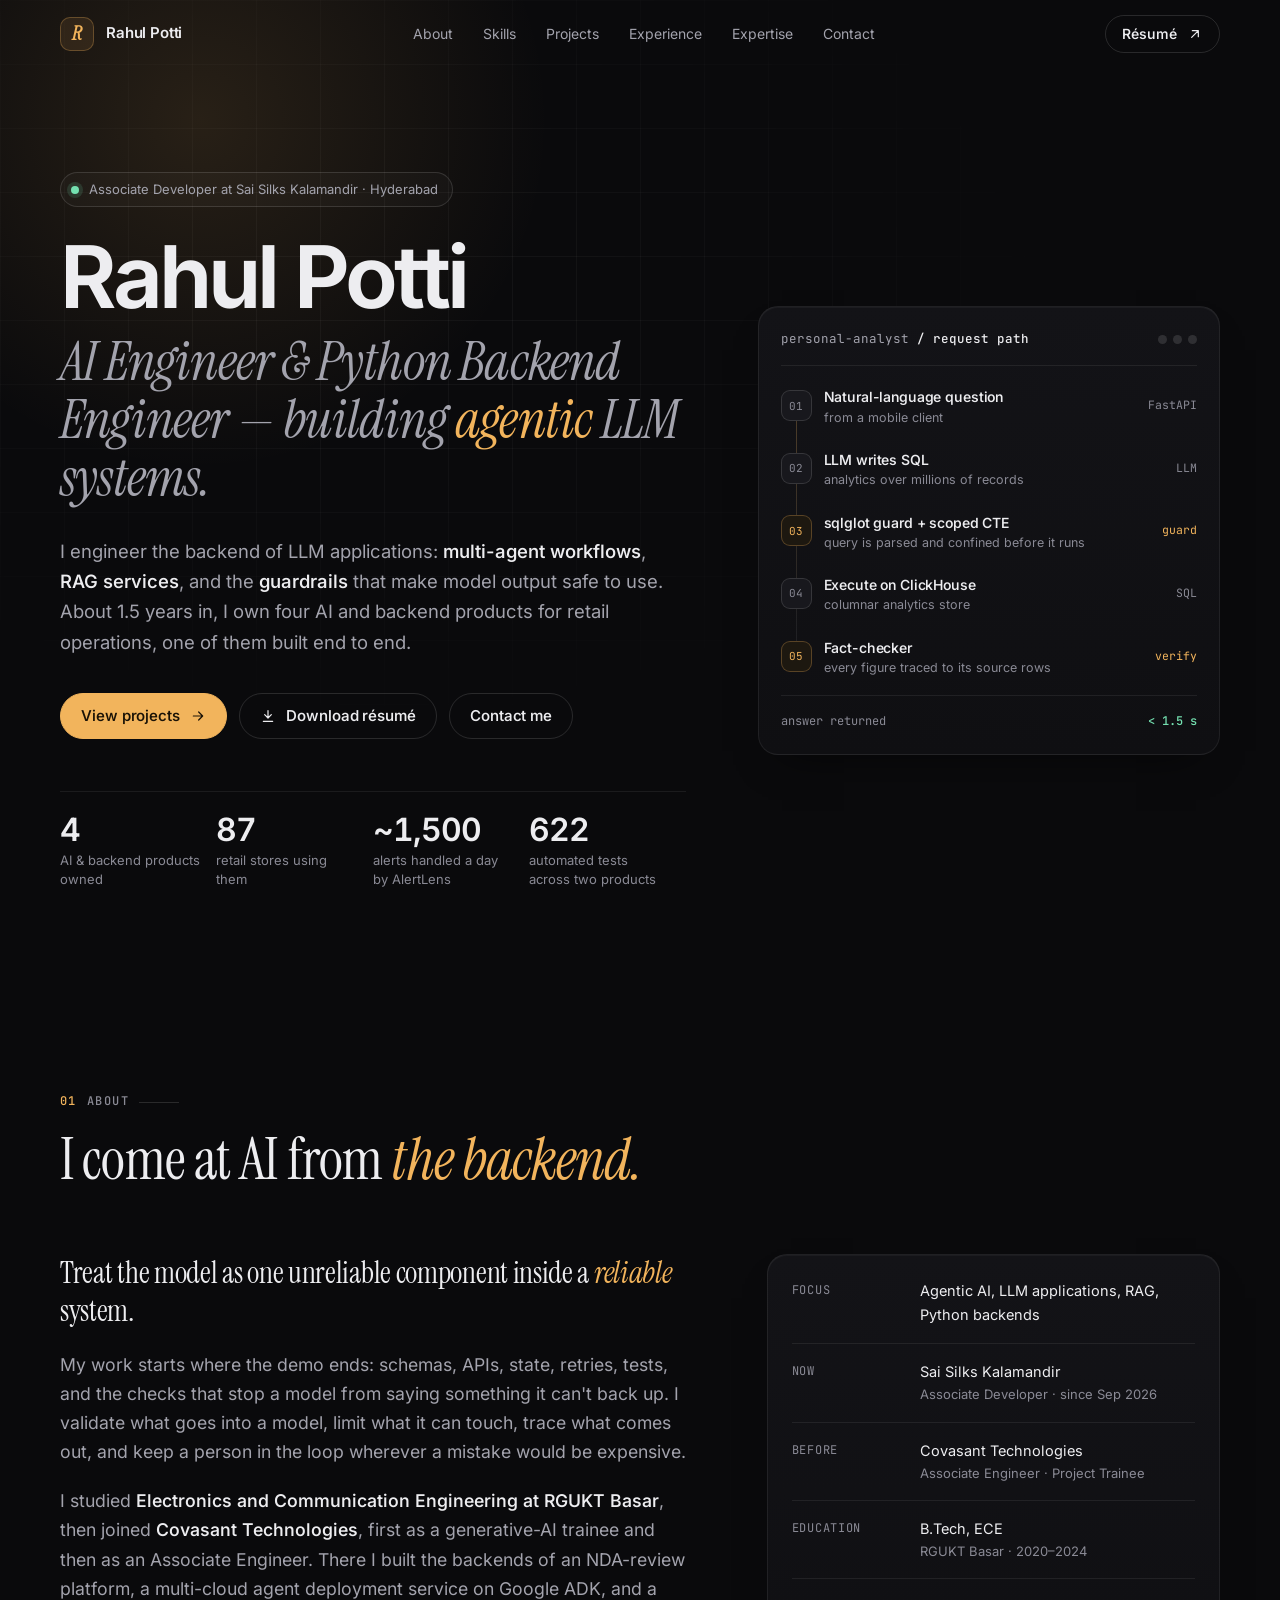
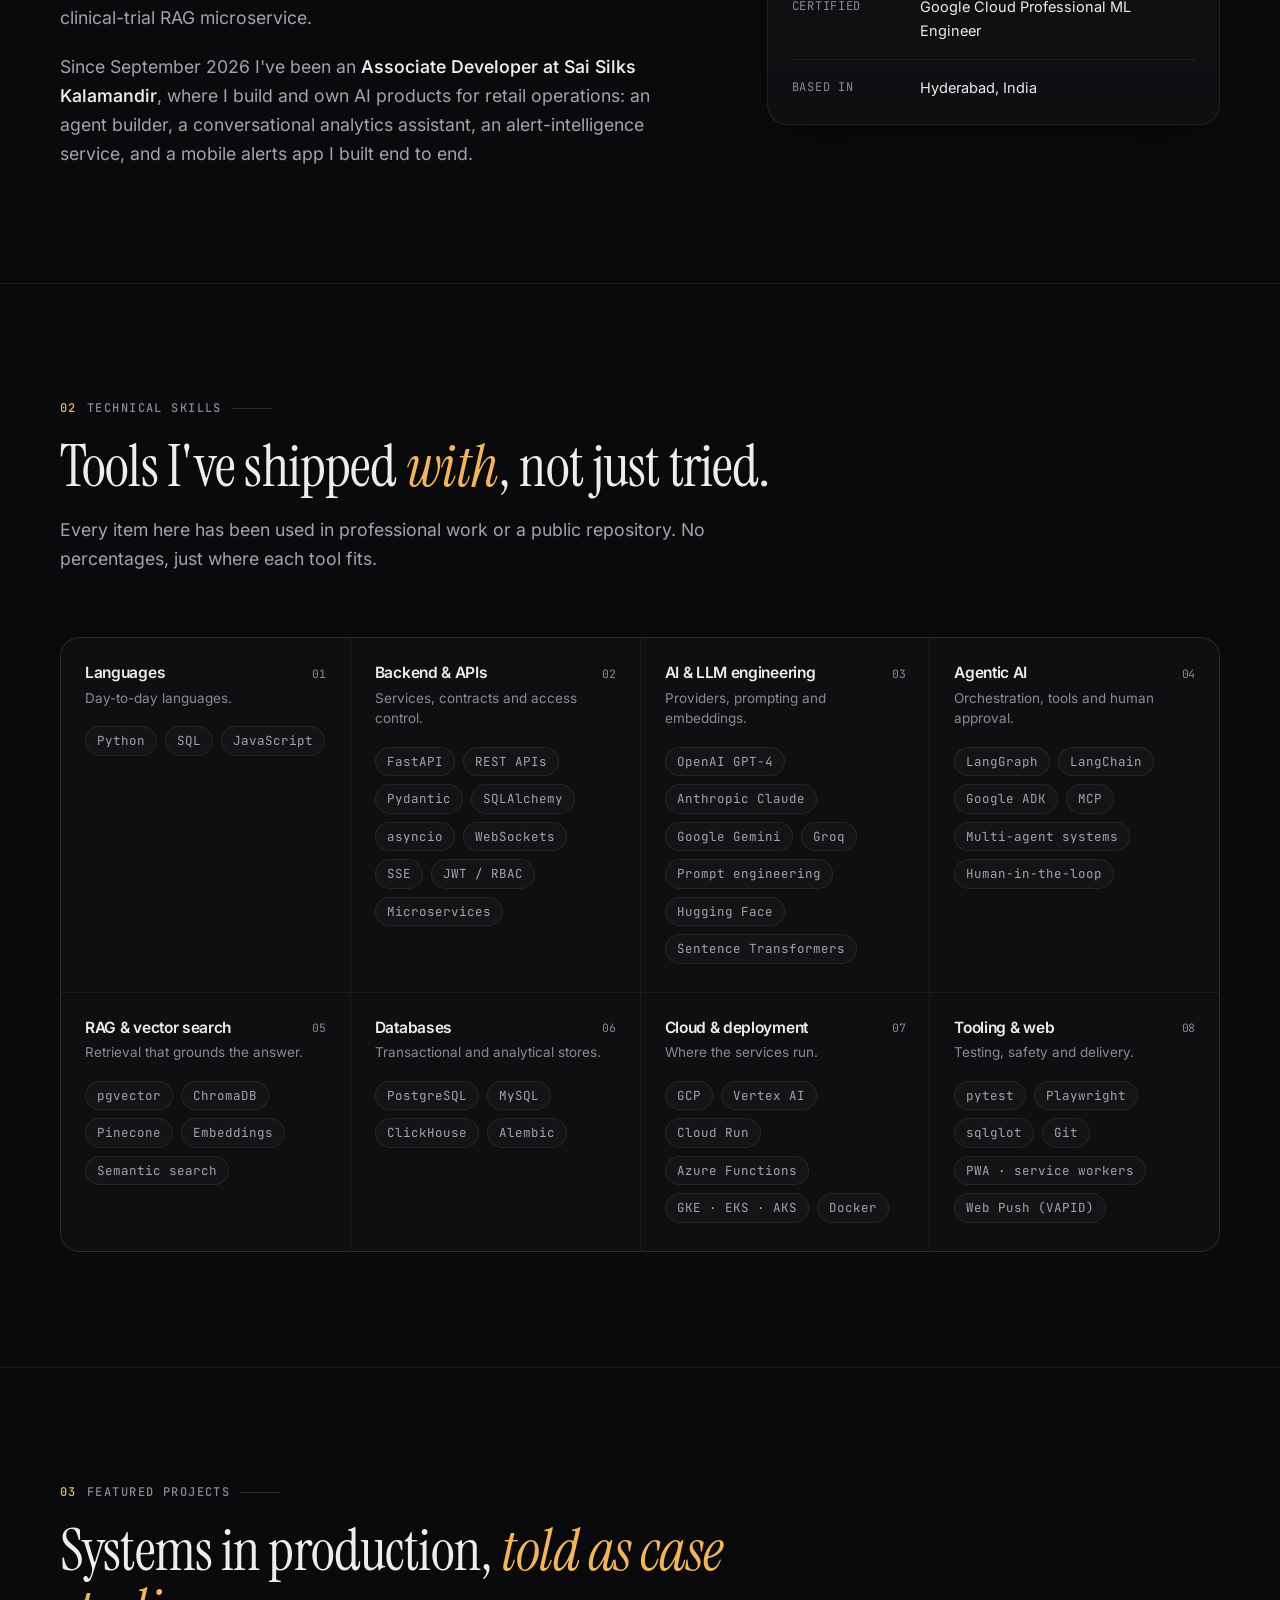
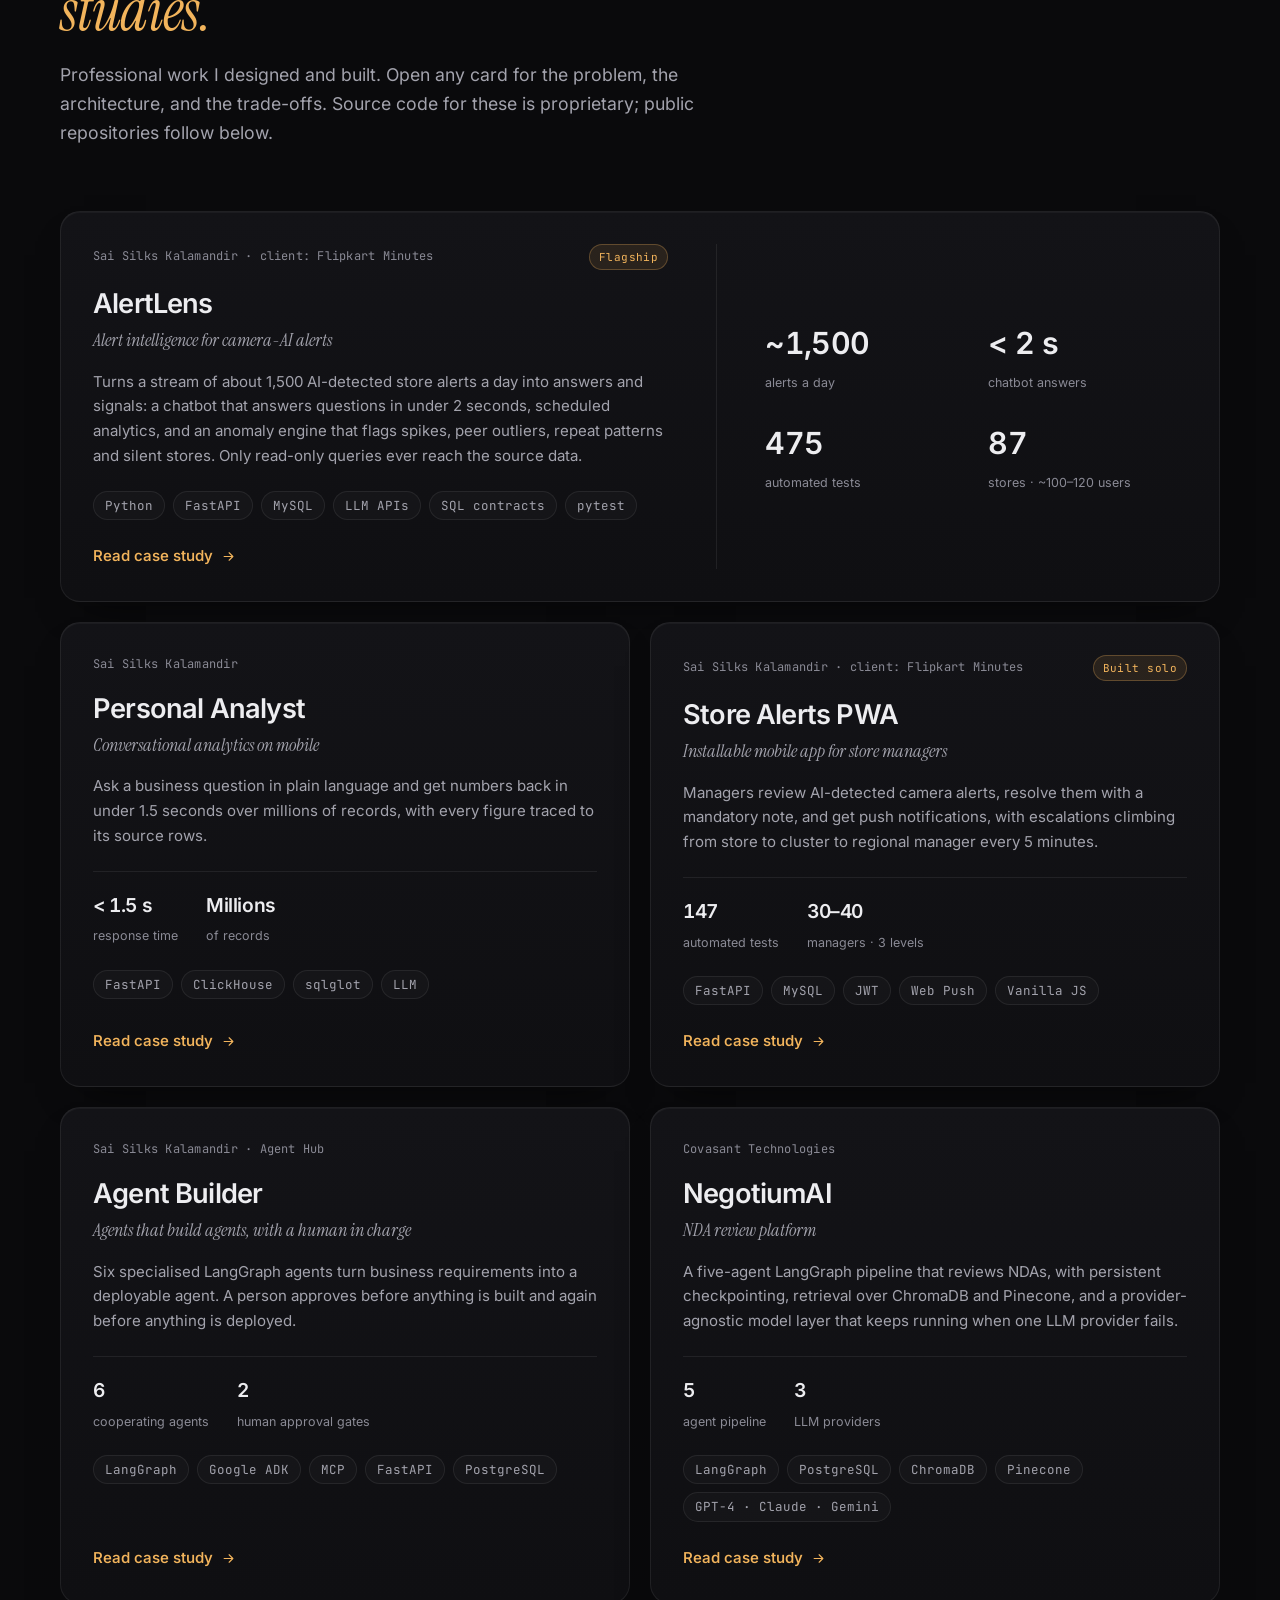
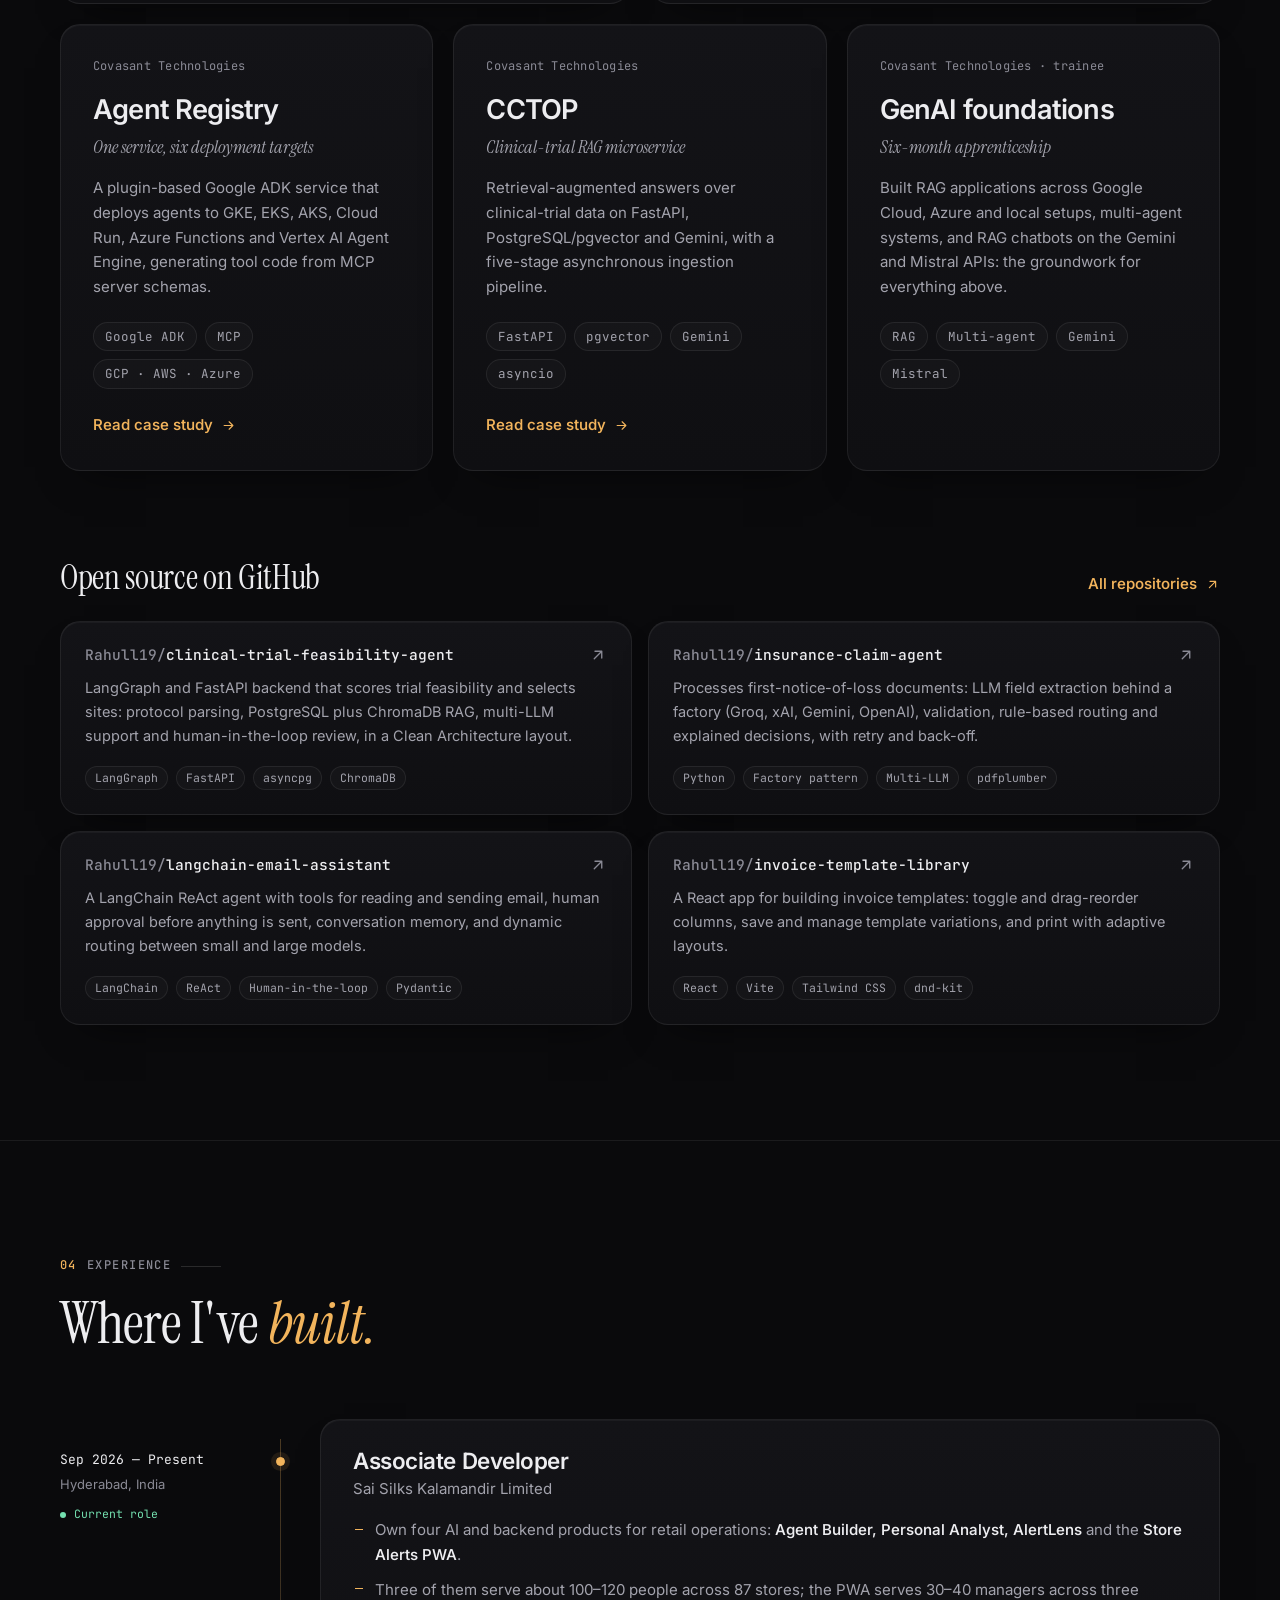
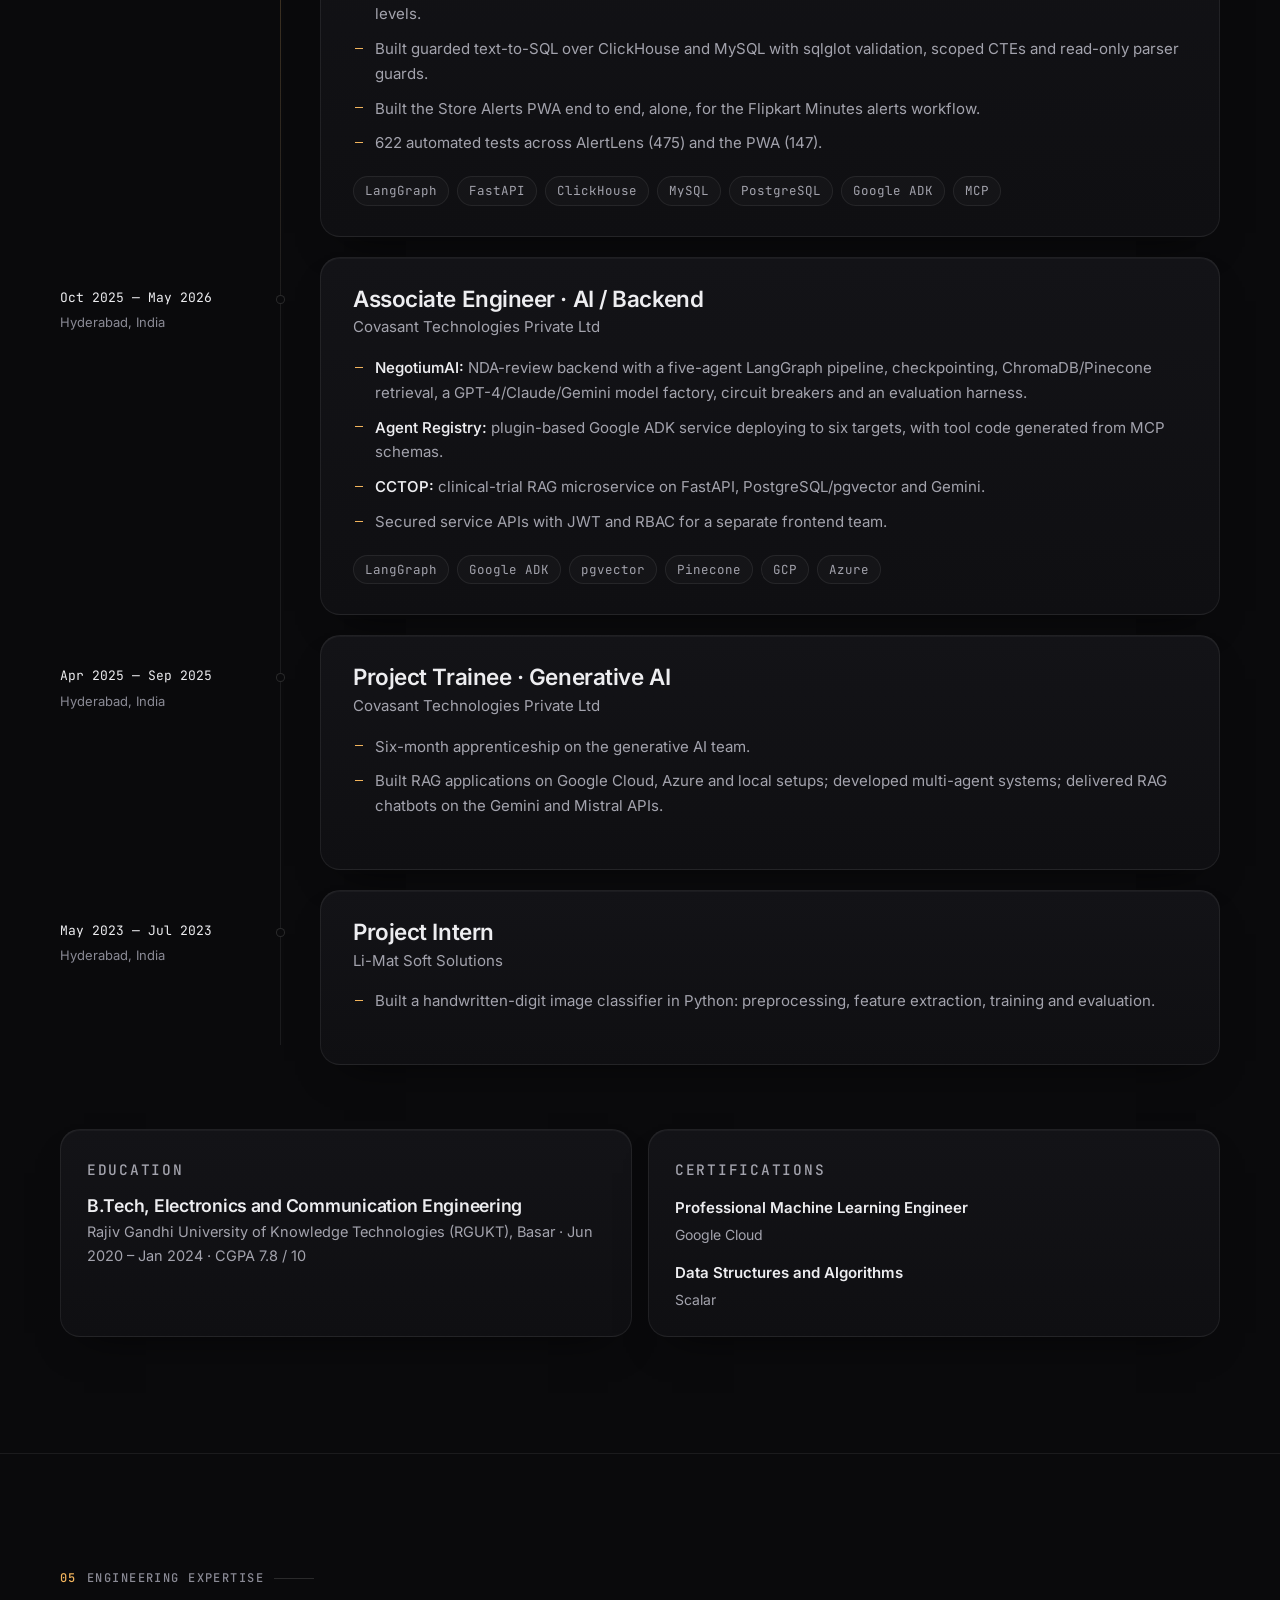
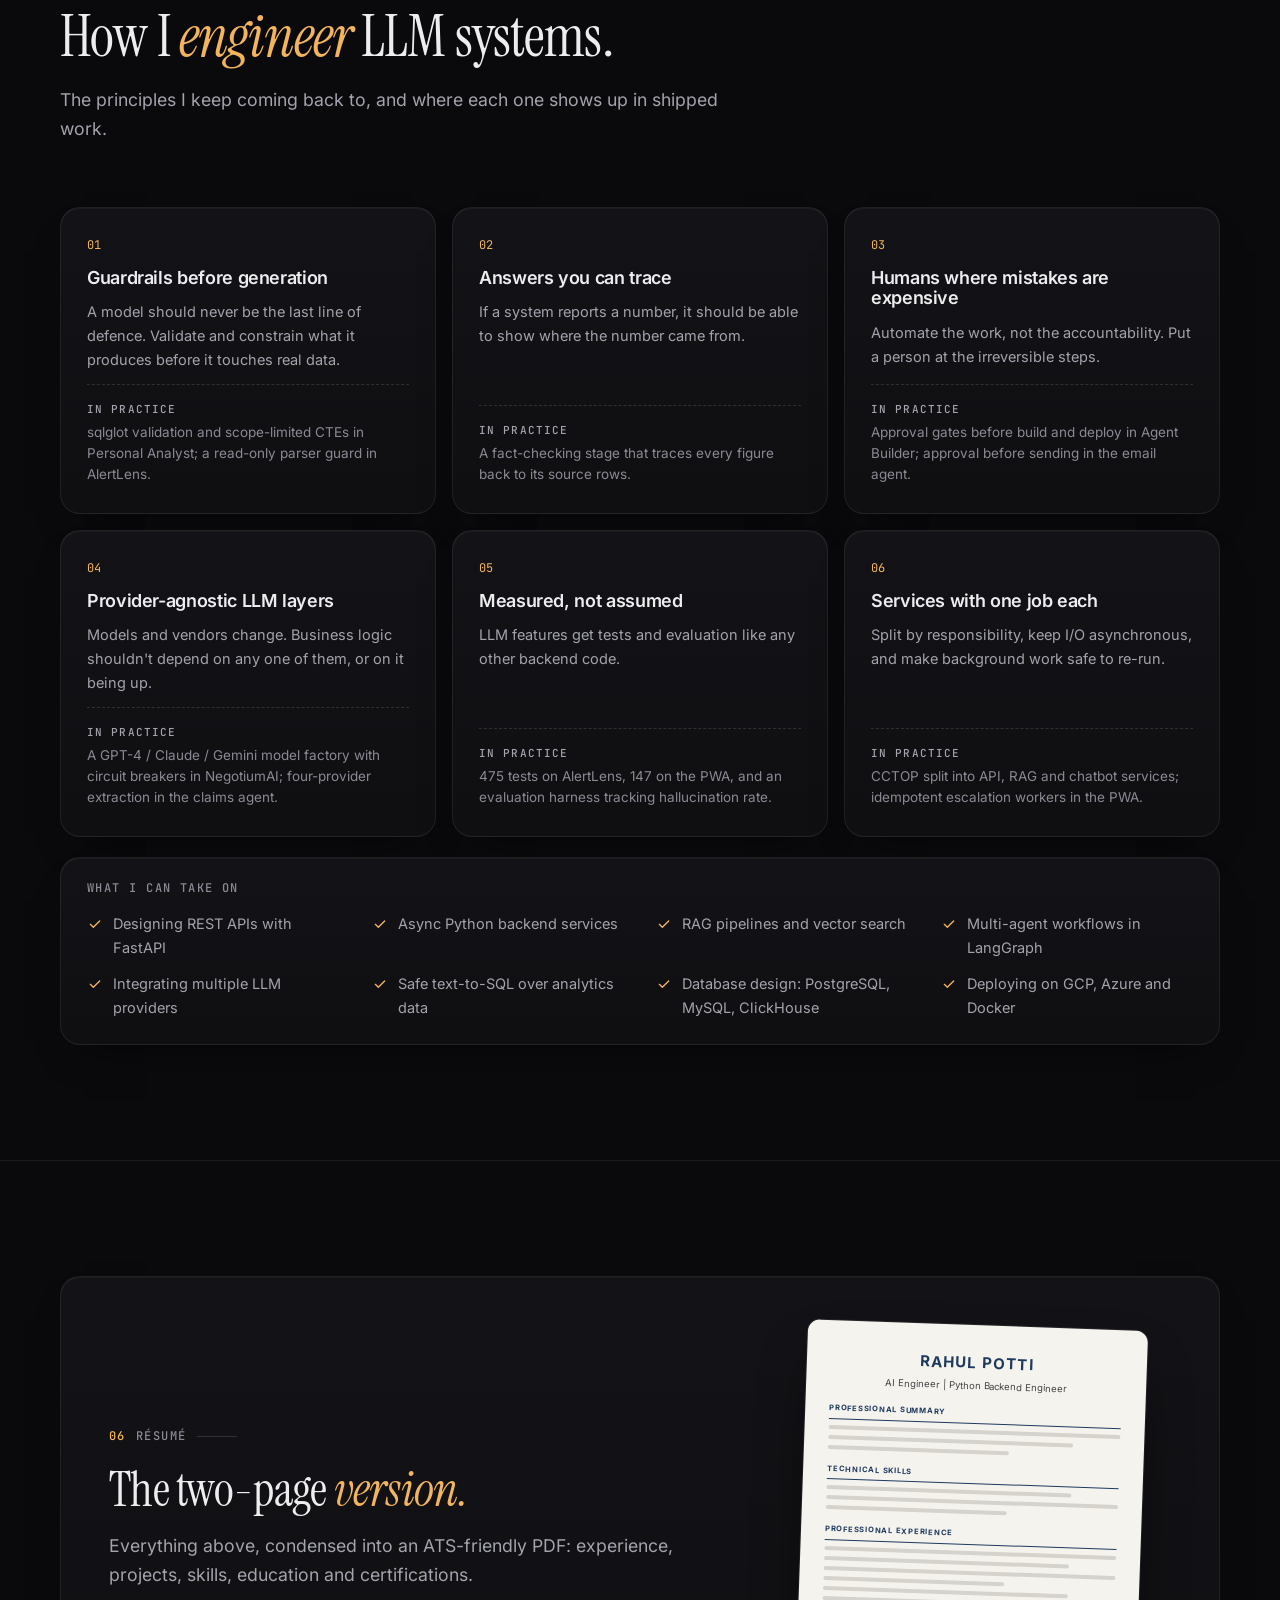
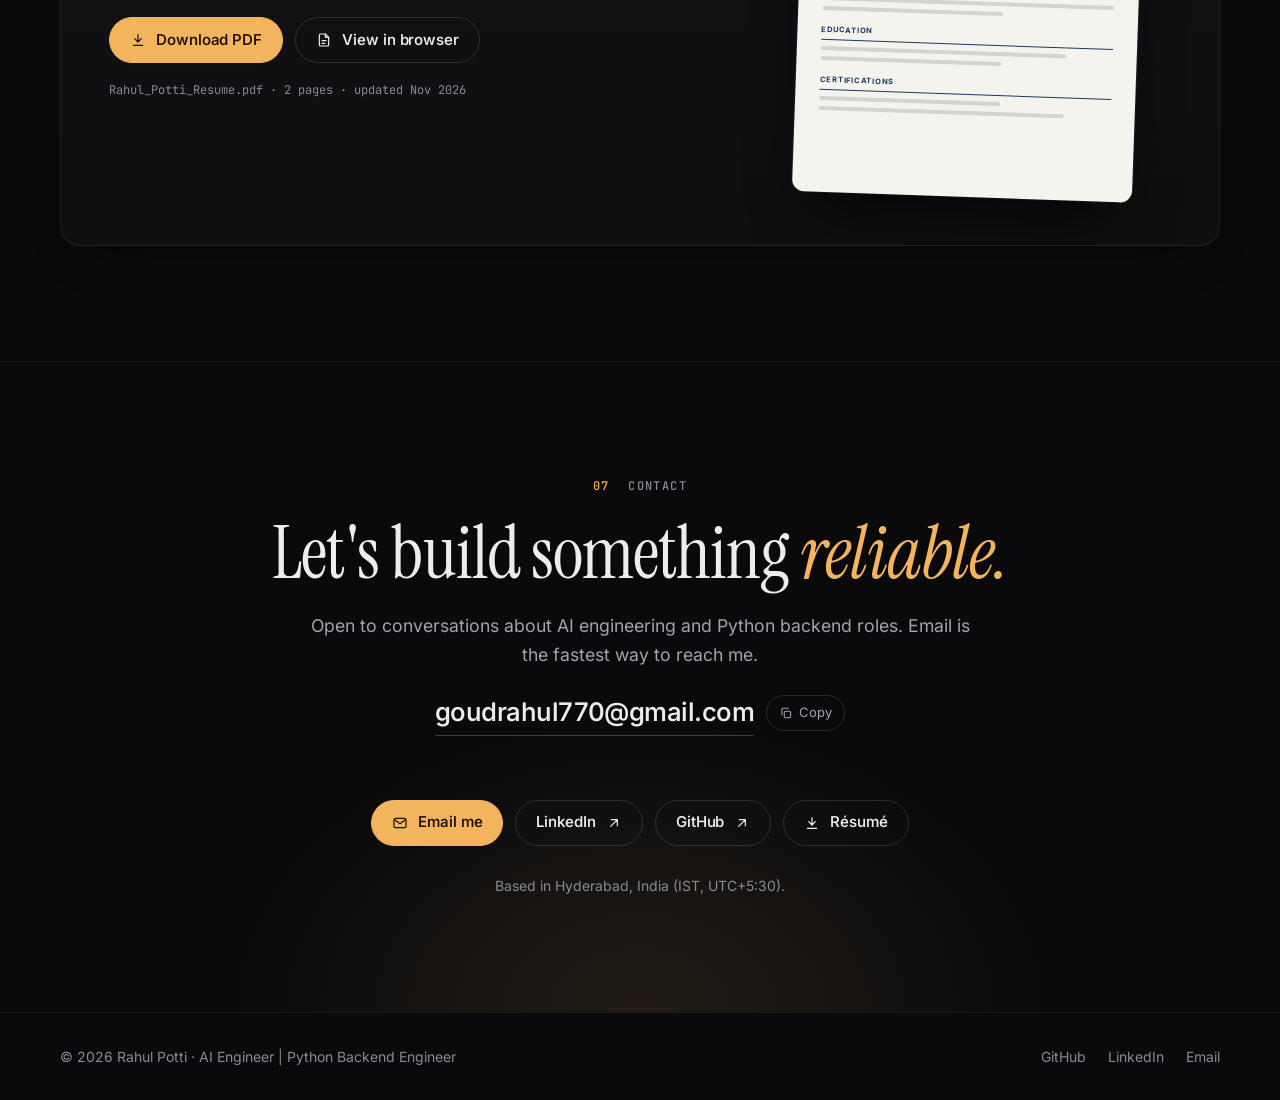
<file: index.html>
<!doctype html>
<html lang="en">
<head>
  <meta charset="utf-8">
  <meta name="viewport" content="width=device-width, initial-scale=1">
  <title>Rahul Potti — AI Engineer | Python Backend Engineer</title>
  <meta name="description" content="Rahul Potti is an AI Engineer and Python backend engineer in Hyderabad who builds the backend of LLM applications: multi-agent workflows with LangGraph, RAG services, guarded text-to-SQL and FastAPI microservices.">
  <meta name="author" content="Rahul Potti">
  <meta name="theme-color" content="#0a0a0c">
  <link rel="canonical" href="https://rahull19.github.io/">

  <meta property="og:type" content="profile">
  <meta property="og:site_name" content="Rahul Potti">
  <meta property="og:title" content="Rahul Potti — AI Engineer | Python Backend Engineer">
  <meta property="og:description" content="I build the backend of LLM applications: multi-agent workflows, RAG services, and the guardrails that make model output safe to use.">
  <meta property="og:url" content="https://rahull19.github.io/">
  <meta property="og:image" content="https://rahull19.github.io/assets/img/og-image.png">
  <meta property="og:image:width" content="1200">
  <meta property="og:image:height" content="630">
  <meta property="profile:first_name" content="Rahul">
  <meta property="profile:last_name" content="Potti">
  <meta name="twitter:card" content="summary_large_image">
  <meta name="twitter:title" content="Rahul Potti — AI Engineer | Python Backend Engineer">
  <meta name="twitter:description" content="Multi-agent workflows, RAG services and guarded LLM backends in Python and FastAPI.">
  <meta name="twitter:image" content="https://rahull19.github.io/assets/img/og-image.png">

  <link rel="icon" href="assets/img/favicon.svg" type="image/svg+xml">
  <link rel="icon" href="assets/img/favicon-32.png" sizes="32x32" type="image/png">
  <link rel="apple-touch-icon" href="assets/img/apple-touch-icon.png">

  <link rel="preload" href="assets/fonts/inter-var.woff2" as="font" type="font/woff2" crossorigin>
  <link rel="preload" href="assets/fonts/instrument-serif-latin-400-italic.woff2" as="font" type="font/woff2" crossorigin>
  <link rel="stylesheet" href="assets/css/styles.css">

  <script>document.documentElement.classList.add('js');</script>
  <script type="application/ld+json">
  {
    "@context": "https://schema.org",
    "@type": "Person",
    "name": "Rahul Potti",
    "jobTitle": "AI Engineer | Python Backend Engineer",
    "url": "https://rahull19.github.io/",
    "email": "mailto:goudrahul770@gmail.com",
    "address": { "@type": "PostalAddress", "addressLocality": "Hyderabad", "addressCountry": "IN" },
    "worksFor": { "@type": "Organization", "name": "Sai Silks Kalamandir Limited" },
    "alumniOf": { "@type": "CollegeOrUniversity", "name": "Rajiv Gandhi University of Knowledge Technologies, Basar" },
    "knowsAbout": ["Python", "FastAPI", "LangGraph", "LangChain", "Retrieval-Augmented Generation", "Multi-Agent Systems", "Model Context Protocol", "PostgreSQL", "pgvector", "Google Cloud"],
    "sameAs": ["https://www.linkedin.com/in/rahulll44", "https://github.com/Rahull19"]
  }
  </script>
</head>
<body>
  <!-- Icon sprite -->
  <svg width="0" height="0" style="position:absolute" aria-hidden="true" focusable="false">
    <symbol id="i-arrow-r" viewBox="0 0 24 24"><path d="M5 12h14M13 6l6 6-6 6" fill="none" stroke="currentColor" stroke-width="1.8" stroke-linecap="round" stroke-linejoin="round"/></symbol>
    <symbol id="i-arrow-ur" viewBox="0 0 24 24"><path d="M7 17 17 7M8 7h9v9" fill="none" stroke="currentColor" stroke-width="1.8" stroke-linecap="round" stroke-linejoin="round"/></symbol>
    <symbol id="i-download" viewBox="0 0 24 24"><path d="M12 4v11M7 10l5 5 5-5M5 20h14" fill="none" stroke="currentColor" stroke-width="1.8" stroke-linecap="round" stroke-linejoin="round"/></symbol>
    <symbol id="i-mail" viewBox="0 0 24 24"><rect x="3" y="5" width="18" height="14" rx="2.5" fill="none" stroke="currentColor" stroke-width="1.8"/><path d="m4 7 8 6 8-6" fill="none" stroke="currentColor" stroke-width="1.8" stroke-linecap="round" stroke-linejoin="round"/></symbol>
    <symbol id="i-copy" viewBox="0 0 24 24"><rect x="9" y="9" width="11" height="11" rx="2.5" fill="none" stroke="currentColor" stroke-width="1.8"/><path d="M5 15V6a2 2 0 0 1 2-2h9" fill="none" stroke="currentColor" stroke-width="1.8" stroke-linecap="round"/></symbol>
    <symbol id="i-check" viewBox="0 0 24 24"><path d="m5 12.5 4.5 4.5L19 7.5" fill="none" stroke="currentColor" stroke-width="2" stroke-linecap="round" stroke-linejoin="round"/></symbol>
    <symbol id="i-close" viewBox="0 0 24 24"><path d="M6 6l12 12M18 6 6 18" fill="none" stroke="currentColor" stroke-width="1.8" stroke-linecap="round"/></symbol>
    <symbol id="i-lock" viewBox="0 0 24 24"><rect x="5" y="11" width="14" height="10" rx="2.5" fill="none" stroke="currentColor" stroke-width="1.8"/><path d="M8 11V8a4 4 0 0 1 8 0v3" fill="none" stroke="currentColor" stroke-width="1.8"/></symbol>
    <symbol id="i-file" viewBox="0 0 24 24"><path d="M14 3H7a2 2 0 0 0-2 2v14a2 2 0 0 0 2 2h10a2 2 0 0 0 2-2V8z" fill="none" stroke="currentColor" stroke-width="1.8" stroke-linejoin="round"/><path d="M14 3v5h5M9 13h6M9 17h4" fill="none" stroke="currentColor" stroke-width="1.8" stroke-linecap="round" stroke-linejoin="round"/></symbol>
  </svg>

  <a class="skip-link" href="#main">Skip to content</a>

  <!-- ============================ Navigation ============================ -->
  <header class="nav" id="top">
    <div class="container nav-inner">
      <a class="brand" href="#top" aria-label="Rahul Potti, back to top">
        <span class="brand-mark" aria-hidden="true">R</span>
        <span class="brand-name">Rahul Potti</span>
      </a>
      <nav aria-label="Primary">
        <ul class="nav-links">
          <li><a href="#about">About</a></li>
          <li><a href="#skills">Skills</a></li>
          <li><a href="#projects">Projects</a></li>
          <li><a href="#experience">Experience</a></li>
          <li><a href="#expertise">Expertise</a></li>
          <li><a href="#contact">Contact</a></li>
        </ul>
      </nav>
      <div class="nav-actions">
        <a class="btn btn--sm" href="assets/Rahul_Potti_Resume.pdf" target="_blank" rel="noopener">
          Résumé
          <svg class="arrow-r" aria-hidden="true"><use href="#i-arrow-ur"/></svg>
        </a>
        <button class="nav-toggle" type="button" aria-expanded="false" aria-controls="mobile-menu" aria-label="Open menu"><span></span></button>
      </div>
    </div>
  </header>

  <div class="mobile-menu" id="mobile-menu" aria-label="Mobile">
    <ul>
      <li><a href="#about">About</a></li>
      <li><a href="#skills">Skills</a></li>
      <li><a href="#projects">Projects</a></li>
      <li><a href="#experience">Experience</a></li>
      <li><a href="#expertise">Expertise</a></li>
      <li><a href="#resume">Résumé</a></li>
      <li><a href="#contact">Contact</a></li>
    </ul>
    <a class="btn btn--primary" href="assets/Rahul_Potti_Resume.pdf" download>
      <svg class="arrow-d" aria-hidden="true"><use href="#i-download"/></svg>
      Download résumé (PDF)
    </a>
  </div>

  <main id="main">
    <!-- ============================ Hero ============================ -->
    <section class="hero" aria-labelledby="hero-title">
      <div class="container hero-grid">
        <div>
          <p class="status reveal"><span class="status-dot" aria-hidden="true"></span>Associate Developer at Sai Silks Kalamandir · Hyderabad</p>

          <h1 class="hero-title reveal" id="hero-title" style="--d:60ms">
            Rahul Potti
            <span class="tagline">AI Engineer &amp; Python Backend Engineer — building <em>agentic</em> LLM systems.</span>
          </h1>

          <p class="hero-lead reveal" style="--d:120ms">
            I engineer the backend of LLM applications: <strong>multi-agent workflows</strong>, <strong>RAG services</strong>, and the <strong>guardrails</strong> that make model output safe to use. About 1.5 years in, I own four AI and backend products for retail operations, one of them built end to end.
          </p>

          <div class="hero-cta reveal" style="--d:180ms">
            <a class="btn btn--primary" href="#projects">
              View projects
              <svg class="arrow-r" aria-hidden="true"><use href="#i-arrow-r"/></svg>
            </a>
            <a class="btn" href="assets/Rahul_Potti_Resume.pdf" download>
              <svg class="arrow-d" aria-hidden="true"><use href="#i-download"/></svg>
              Download résumé
            </a>
            <a class="btn" href="#contact">Contact me</a>
          </div>

          <ul class="hero-facts reveal" style="--d:240ms" aria-label="At a glance">
            <li><strong>4</strong><span>AI &amp; backend products owned</span></li>
            <li><strong>87</strong><span>retail stores using them</span></li>
            <li><strong>~1,500</strong><span>alerts handled a day by AlertLens</span></li>
            <li><strong>622</strong><span>automated tests across two products</span></li>
          </ul>
        </div>

        <!-- Real request path of the Personal Analyst product -->
        <figure class="system card reveal" style="--d:200ms" aria-labelledby="system-cap">
          <div class="system-head">
            <span class="system-title" id="system-cap">personal-analyst <b>/ request path</b></span>
            <span class="dots" aria-hidden="true"><i></i><i></i><i></i></span>
          </div>
          <ol class="trace">
            <li>
              <span class="node" aria-hidden="true">01</span>
              <span class="step"><b>Natural-language question</b><span>from a mobile client</span></span>
              <span class="meta">FastAPI</span>
            </li>
            <li>
              <span class="node" aria-hidden="true">02</span>
              <span class="step"><b>LLM writes SQL</b><span>analytics over millions of records</span></span>
              <span class="meta">LLM</span>
            </li>
            <li class="is-guard">
              <span class="node" aria-hidden="true">03</span>
              <span class="step"><b>sqlglot guard + scoped CTE</b><span>query is parsed and confined before it runs</span></span>
              <span class="meta">guard</span>
            </li>
            <li>
              <span class="node" aria-hidden="true">04</span>
              <span class="step"><b>Execute on ClickHouse</b><span>columnar analytics store</span></span>
              <span class="meta">SQL</span>
            </li>
            <li class="is-guard">
              <span class="node" aria-hidden="true">05</span>
              <span class="step"><b>Fact-checker</b><span>every figure traced to its source rows</span></span>
              <span class="meta">verify</span>
            </li>
          </ol>
          <figcaption class="system-foot">
            <span>answer returned</span>
            <strong>&lt; 1.5 s</strong>
          </figcaption>
        </figure>
      </div>
    </section>

    <!-- ============================ About ============================ -->
    <section class="section" id="about" aria-labelledby="about-title">
      <div class="container">
        <div class="section-head reveal">
          <p class="eyebrow"><span class="idx">01</span>About</p>
          <h2 class="section-title" id="about-title">I come at AI from <em>the backend.</em></h2>
        </div>

        <div class="about-grid">
          <div class="prose reveal">
            <p class="pull">Treat the model as one unreliable component inside a <em>reliable</em> system.</p>
            <p>My work starts where the demo ends: schemas, APIs, state, retries, tests, and the checks that stop a model from saying something it can't back up. I validate what goes into a model, limit what it can touch, trace what comes out, and keep a person in the loop wherever a mistake would be expensive.</p>
            <p>I studied <strong>Electronics and Communication Engineering at RGUKT Basar</strong>, then joined <strong>Covasant Technologies</strong>, first as a generative-AI trainee and then as an Associate Engineer. There I built the backends of an NDA-review platform, a multi-cloud agent deployment service on Google ADK, and a clinical-trial RAG microservice.</p>
            <p>Since September 2026 I've been an <strong>Associate Developer at Sai Silks Kalamandir</strong>, where I build and own AI products for retail operations: an agent builder, a conversational analytics assistant, an alert-intelligence service, and a mobile alerts app I built end to end.</p>
          </div>

          <ul class="facts card reveal" style="--d:100ms" aria-label="Quick facts">
            <li><span class="k">Focus</span><span class="v">Agentic AI, LLM applications, RAG, Python backends</span></li>
            <li><span class="k">Now</span><span class="v">Sai Silks Kalamandir<small>Associate Developer · since Sep 2026</small></span></li>
            <li><span class="k">Before</span><span class="v">Covasant Technologies<small>Associate Engineer · Project Trainee</small></span></li>
            <li><span class="k">Education</span><span class="v">B.Tech, ECE<small>RGUKT Basar · 2020–2024</small></span></li>
            <li><span class="k">Certified</span><span class="v">Google Cloud Professional ML Engineer</span></li>
            <li><span class="k">Based in</span><span class="v">Hyderabad, India</span></li>
          </ul>
        </div>
      </div>
    </section>

    <!-- ============================ Skills ============================ -->
    <section class="section" id="skills" aria-labelledby="skills-title">
      <div class="container">
        <div class="section-head reveal">
          <p class="eyebrow"><span class="idx">02</span>Technical skills</p>
          <h2 class="section-title" id="skills-title">Tools I've shipped <em>with</em>, not just tried.</h2>
          <p class="section-lead">Every item here has been used in professional work or a public repository. No percentages, just where each tool fits.</p>
        </div>

        <div class="skills-grid reveal">
          <div class="skill-group">
            <h3>Languages <span>01</span></h3>
            <p>Day-to-day languages.</p>
            <ul class="tags"><li class="tag">Python</li><li class="tag">SQL</li><li class="tag">JavaScript</li></ul>
          </div>
          <div class="skill-group">
            <h3>Backend &amp; APIs <span>02</span></h3>
            <p>Services, contracts and access control.</p>
            <ul class="tags"><li class="tag">FastAPI</li><li class="tag">REST APIs</li><li class="tag">Pydantic</li><li class="tag">SQLAlchemy</li><li class="tag">asyncio</li><li class="tag">WebSockets</li><li class="tag">SSE</li><li class="tag">JWT / RBAC</li><li class="tag">Microservices</li></ul>
          </div>
          <div class="skill-group">
            <h3>AI &amp; LLM engineering <span>03</span></h3>
            <p>Providers, prompting and embeddings.</p>
            <ul class="tags"><li class="tag">OpenAI GPT-4</li><li class="tag">Anthropic Claude</li><li class="tag">Google Gemini</li><li class="tag">Groq</li><li class="tag">Prompt engineering</li><li class="tag">Hugging Face</li><li class="tag">Sentence Transformers</li></ul>
          </div>
          <div class="skill-group">
            <h3>Agentic AI <span>04</span></h3>
            <p>Orchestration, tools and human approval.</p>
            <ul class="tags"><li class="tag">LangGraph</li><li class="tag">LangChain</li><li class="tag">Google ADK</li><li class="tag">MCP</li><li class="tag">Multi-agent systems</li><li class="tag">Human-in-the-loop</li></ul>
          </div>
          <div class="skill-group">
            <h3>RAG &amp; vector search <span>05</span></h3>
            <p>Retrieval that grounds the answer.</p>
            <ul class="tags"><li class="tag">pgvector</li><li class="tag">ChromaDB</li><li class="tag">Pinecone</li><li class="tag">Embeddings</li><li class="tag">Semantic search</li></ul>
          </div>
          <div class="skill-group">
            <h3>Databases <span>06</span></h3>
            <p>Transactional and analytical stores.</p>
            <ul class="tags"><li class="tag">PostgreSQL</li><li class="tag">MySQL</li><li class="tag">ClickHouse</li><li class="tag">Alembic</li></ul>
          </div>
          <div class="skill-group">
            <h3>Cloud &amp; deployment <span>07</span></h3>
            <p>Where the services run.</p>
            <ul class="tags"><li class="tag">GCP</li><li class="tag">Vertex AI</li><li class="tag">Cloud Run</li><li class="tag">Azure Functions</li><li class="tag">GKE · EKS · AKS</li><li class="tag">Docker</li></ul>
          </div>
          <div class="skill-group">
            <h3>Tooling &amp; web <span>08</span></h3>
            <p>Testing, safety and delivery.</p>
            <ul class="tags"><li class="tag">pytest</li><li class="tag">Playwright</li><li class="tag">sqlglot</li><li class="tag">Git</li><li class="tag">PWA · service workers</li><li class="tag">Web Push (VAPID)</li></ul>
          </div>
        </div>
      </div>
    </section>

    <!-- ============================ Projects ============================ -->
    <section class="section" id="projects" aria-labelledby="projects-title">
      <div class="container">
        <div class="section-head reveal">
          <p class="eyebrow"><span class="idx">03</span>Featured projects</p>
          <h2 class="section-title" id="projects-title">Systems in production, <em>told as case studies.</em></h2>
          <p class="section-lead">Professional work I designed and built. Open any card for the problem, the architecture, and the trade-offs. Source code for these is proprietary; public repositories follow below.</p>
        </div>

        <div class="projects-grid">

          <!-- AlertLens (feature) -->
          <article class="project project--feature card reveal" data-case="alertlens">
            <div>
              <div class="project-top">
                <span class="project-org">Sai Silks Kalamandir · client: Flipkart Minutes</span>
                <span class="badge">Flagship</span>
              </div>
              <h3>AlertLens</h3>
              <p class="project-kind">Alert intelligence for camera-AI alerts</p>
              <p class="project-summary">Turns a stream of about 1,500 AI-detected store alerts a day into answers and signals: a chatbot that answers questions in under 2 seconds, scheduled analytics, and an anomaly engine that flags spikes, peer outliers, repeat patterns and silent stores. Only read-only queries ever reach the source data.</p>
              <ul class="tags"><li class="tag">Python</li><li class="tag">FastAPI</li><li class="tag">MySQL</li><li class="tag">LLM APIs</li><li class="tag">SQL contracts</li><li class="tag">pytest</li></ul>
              <div class="project-foot">
                <button class="text-link" type="button" data-open="alertlens">Read case study <svg aria-hidden="true"><use href="#i-arrow-r"/></svg></button>
              </div>
            </div>
            <div class="feature-side">
              <ul class="metrics">
                <li><strong>~1,500</strong><span>alerts a day</span></li>
                <li><strong>&lt; 2 s</strong><span>chatbot answers</span></li>
                <li><strong>475</strong><span>automated tests</span></li>
                <li><strong>87</strong><span>stores · ~100–120 users</span></li>
              </ul>
            </div>

            <div class="case-study" hidden>
              <div class="cs-two">
                <section><h4>Problem</h4><p>Camera AI raises roughly 1,500 alerts a day across stores. Operations teams need to question that stream and spot what matters without writing SQL, and without any chance of an AI-generated query changing the source database.</p></section>
                <section><h4>What it does</h4><p>A chatbot answers questions over the alert data in under 2 seconds. Background analytics run on a schedule, and an anomaly engine flags spikes, peer outliers, repeat patterns and stores that have gone silent.</p></section>
              </div>
              <section>
                <h4>My contributions</h4>
                <ul class="cs-list">
                  <li>Built the AlertLens service in Python and FastAPI.</li>
                  <li>Defined SQL contracts that bound what the model is allowed to ask of the data.</li>
                  <li>Added a read-only parser guard so only <code>SELECT</code> statements can run.</li>
                  <li>Designed scheduled analytics that split light incremental queries from heavy full-table runs.</li>
                  <li>Built the anomaly engine: spikes, peer outliers, repeat patterns, silent stores.</li>
                  <li>Ran it on free-tier LLM API keys and covered it with 475 automated tests.</li>
                </ul>
              </section>
              <section>
                <h4>Architecture</h4>
                <div class="flow-lane">
                  <span class="lane-label">chat path</span>
                  <ol class="flow"><li><span>Question</span></li><li><span>SQL contract</span></li><li class="g"><span>Read-only parser guard</span></li><li><span>Alert data (MySQL)</span></li><li><span>Answer &lt; 2 s</span></li></ol>
                </div>
                <div class="flow-lane">
                  <span class="lane-label">scheduled path</span>
                  <ol class="flow"><li><span>Scheduler</span></li><li><span>Light queries (recent changes)</span></li><li><span>Heavy queries (full tables)</span></li><li class="g"><span>Anomaly engine</span></li><li><span>Insights</span></li></ol>
                </div>
              </section>
              <section>
                <h4>Challenges &amp; how I solved them</h4>
                <dl class="challenges">
                  <div><dt>Letting an LLM query live data safely</dt><dd>Every generated statement passes a parser guard; anything other than a read-only <code>SELECT</code> is rejected before it reaches the database.</dd></div>
                  <div><dt>Fast answers on free-tier LLM keys</dt><dd>SQL contracts keep the model's job small and predictable, so the chatbot answers in under 2 seconds.</dd></div>
                  <div><dt>Analytics without hammering the database</dt><dd>Light queries over recent changes run often; heavy full-table queries run separately on the background schedule.</dd></div>
                </dl>
              </section>
              <p class="cs-note"><svg aria-hidden="true"><use href="#i-lock"/></svg>Proprietary codebase. Architecture shared at a high level.</p>
            </div>
          </article>

          <!-- Personal Analyst -->
          <article class="project card reveal" data-case="analyst">
            <div class="project-top"><span class="project-org">Sai Silks Kalamandir</span></div>
            <h3>Personal Analyst</h3>
            <p class="project-kind">Conversational analytics on mobile</p>
            <p class="project-summary">Ask a business question in plain language and get numbers back in under 1.5 seconds over millions of records, with every figure traced to its source rows.</p>
            <ul class="metrics">
              <li><strong>&lt; 1.5 s</strong><span>response time</span></li>
              <li><strong>Millions</strong><span>of records</span></li>
            </ul>
            <ul class="tags"><li class="tag">FastAPI</li><li class="tag">ClickHouse</li><li class="tag">sqlglot</li><li class="tag">LLM</li></ul>
            <div class="project-foot">
              <button class="text-link" type="button" data-open="analyst">Read case study <svg aria-hidden="true"><use href="#i-arrow-r"/></svg></button>
            </div>
            <div class="case-study" hidden>
              <div class="cs-two">
                <section><h4>Problem</h4><p>Business users want numbers from a large analytics store on their phones. An assistant that guesses a number is worse than no assistant at all.</p></section>
                <section><h4>What it does</h4><p>Translates questions into SQL over ClickHouse, runs it inside guardrails, and returns an answer in under 1.5 seconds. A fact-checker ties each reported figure back to the rows it came from.</p></section>
              </div>
              <section>
                <h4>My contributions</h4>
                <ul class="cs-list">
                  <li>Built the Python and FastAPI backend for the mobile assistant.</li>
                  <li>Put generated SQL behind a sqlglot validation guard and a scope-limited CTE.</li>
                  <li>Built the fact-checking stage that traces every figure to its source rows.</li>
                </ul>
              </section>
              <section>
                <h4>Architecture</h4>
                <ol class="flow"><li><span>Question</span></li><li><span>LLM → SQL</span></li><li class="g"><span>sqlglot guard + scoped CTE</span></li><li><span>ClickHouse</span></li><li class="g"><span>Fact-checker</span></li><li><span>Answer &lt; 1.5 s</span></li></ol>
              </section>
              <section>
                <h4>Challenges &amp; how I solved them</h4>
                <dl class="challenges">
                  <div><dt>Hallucinated numbers</dt><dd>A fact-checker traces each figure to source rows before the answer is returned.</dd></div>
                  <div><dt>Unsafe or over-broad SQL</dt><dd>Queries are parsed and validated with sqlglot, and confined by a scope-limited CTE so they only see permitted data.</dd></div>
                  <div><dt>Latency at scale</dt><dd>Answers in under 1.5 seconds across millions of records.</dd></div>
                </dl>
              </section>
              <p class="cs-note"><svg aria-hidden="true"><use href="#i-lock"/></svg>Proprietary codebase. Architecture shared at a high level.</p>
            </div>
          </article>

          <!-- Store Alerts PWA -->
          <article class="project card reveal" style="--d:80ms" data-case="pwa">
            <div class="project-top"><span class="project-org">Sai Silks Kalamandir · client: Flipkart Minutes</span><span class="badge">Built solo</span></div>
            <h3>Store Alerts PWA</h3>
            <p class="project-kind">Installable mobile app for store managers</p>
            <p class="project-summary">Managers review AI-detected camera alerts, resolve them with a mandatory note, and get push notifications, with escalations climbing from store to cluster to regional manager every 5 minutes.</p>
            <ul class="metrics">
              <li><strong>147</strong><span>automated tests</span></li>
              <li><strong>30–40</strong><span>managers · 3 levels</span></li>
            </ul>
            <ul class="tags"><li class="tag">FastAPI</li><li class="tag">MySQL</li><li class="tag">JWT</li><li class="tag">Web Push</li><li class="tag">Vanilla JS</li></ul>
            <div class="project-foot">
              <button class="text-link" type="button" data-open="pwa">Read case study <svg aria-hidden="true"><use href="#i-arrow-r"/></svg></button>
            </div>
            <div class="case-study" hidden>
              <div class="cs-two">
                <section><h4>Problem</h4><p>Store managers need to act on camera-AI alerts from their phones, and unresolved alerts need to reach the next level of management quickly, without shipping a native app.</p></section>
                <section><h4>What it does</h4><p>A mobile-first, installable PWA: managers review alerts, resolve them with a mandatory note, and receive push notifications. An escalation engine moves unresolved alerts up from store to cluster to regional manager.</p></section>
              </div>
              <section>
                <h4>My contributions</h4>
                <ul class="cs-list">
                  <li>Built the whole mobile app myself, backend and frontend, end to end.</li>
                  <li>FastAPI and MySQL backend with JWT authentication scoped to each manager's stores.</li>
                  <li>Vanilla-JavaScript frontend with a service worker and web manifest, with no framework or build step.</li>
                  <li>Encrypted Web Push (VAPID) with a push monitor that batches routine notifications and fast-tracks high-priority ones.</li>
                  <li>Escalation engine every 5 minutes with database-configurable thresholds and idempotent workers.</li>
                  <li>147 automated tests with pytest and Playwright.</li>
                </ul>
              </section>
              <section>
                <h4>Architecture</h4>
                <div class="flow-lane">
                  <span class="lane-label">data</span>
                  <ol class="flow"><li><span>Camera AI</span></li><li><span>5-min sync</span></li><li><span>MySQL</span></li><li class="g"><span>FastAPI · store-scoped JWT</span></li><li><span>PWA</span></li></ol>
                </div>
                <div class="flow-lane">
                  <span class="lane-label">escalation</span>
                  <ol class="flow"><li><span>Escalation engine (5 min)</span></li><li><span>Store → cluster → regional</span></li><li><span>Push monitor</span></li><li class="g"><span>Web Push (VAPID)</span></li></ol>
                </div>
              </section>
              <section>
                <h4>Challenges &amp; how I solved them</h4>
                <dl class="challenges">
                  <div><dt>Duplicate escalations</dt><dd>Workers are idempotent, so a re-run never escalates or notifies twice.</dd></div>
                  <div><dt>Notification noise</dt><dd>Routine alerts are batched; high-priority ones go out immediately.</dd></div>
                  <div><dt>Push on iPhone</dt><dd>iOS only delivers web push to installed apps, so the app guides users through Add to Home Screen.</dd></div>
                  <div><dt>Who sees what</dt><dd>JWTs are scoped to stores, so each manager only sees alerts they are responsible for.</dd></div>
                </dl>
              </section>
              <p class="cs-note"><svg aria-hidden="true"><use href="#i-lock"/></svg>Proprietary codebase. Architecture shared at a high level.</p>
            </div>
          </article>

          <!-- Agent Builder -->
          <article class="project card reveal" data-case="builder">
            <div class="project-top"><span class="project-org">Sai Silks Kalamandir · Agent Hub</span></div>
            <h3>Agent Builder</h3>
            <p class="project-kind">Agents that build agents, with a human in charge</p>
            <p class="project-summary">Six specialised LangGraph agents turn business requirements into a deployable agent. A person approves before anything is built and again before anything is deployed.</p>
            <ul class="metrics">
              <li><strong>6</strong><span>cooperating agents</span></li>
              <li><strong>2</strong><span>human approval gates</span></li>
            </ul>
            <ul class="tags"><li class="tag">LangGraph</li><li class="tag">Google ADK</li><li class="tag">MCP</li><li class="tag">FastAPI</li><li class="tag">PostgreSQL</li></ul>
            <div class="project-foot">
              <button class="text-link" type="button" data-open="builder">Read case study <svg aria-hidden="true"><use href="#i-arrow-r"/></svg></button>
            </div>
            <div class="case-study" hidden>
              <div class="cs-two">
                <section><h4>Problem</h4><p>Hand-building every AI agent is slow, but agents generated automatically shouldn't reach production without someone reviewing them.</p></section>
                <section><h4>What it does</h4><p>The Builder microservice in Agent Hub: a six-agent LangGraph workflow that takes business requirements and produces a deployable agent, pausing twice for human approval.</p></section>
              </div>
              <section>
                <h4>My contributions</h4>
                <ul class="cs-list">
                  <li>Designed the six-agent LangGraph workflow.</li>
                  <li>Added human-in-the-loop approval before build and before deployment.</li>
                  <li>Built the backend in Python and FastAPI on PostgreSQL, using Google ADK and MCP.</li>
                </ul>
              </section>
              <section>
                <h4>Architecture</h4>
                <ol class="flow"><li><span>Requirements</span></li><li><span>Six-agent LangGraph workflow</span></li><li class="g"><span>Approve build</span></li><li><span>Build agent</span></li><li class="g"><span>Approve deploy</span></li><li><span>Deployed agent</span></li></ol>
              </section>
              <section>
                <h4>Challenges &amp; how I solved them</h4>
                <dl class="challenges">
                  <div><dt>Automation without losing control</dt><dd>Two explicit approval gates: nothing is built, and nothing goes live, until a person signs off.</dd></div>
                </dl>
              </section>
              <p class="cs-note"><svg aria-hidden="true"><use href="#i-lock"/></svg>Proprietary codebase. Used by about 100–120 people across 87 stores.</p>
            </div>
          </article>

          <!-- NegotiumAI -->
          <article class="project card reveal" style="--d:80ms" data-case="negotium">
            <div class="project-top"><span class="project-org">Covasant Technologies</span></div>
            <h3>NegotiumAI</h3>
            <p class="project-kind">NDA review platform</p>
            <p class="project-summary">A five-agent LangGraph pipeline that reviews NDAs, with persistent checkpointing, retrieval over ChromaDB and Pinecone, and a provider-agnostic model layer that keeps running when one LLM provider fails.</p>
            <ul class="metrics">
              <li><strong>5</strong><span>agent pipeline</span></li>
              <li><strong>3</strong><span>LLM providers</span></li>
            </ul>
            <ul class="tags"><li class="tag">LangGraph</li><li class="tag">PostgreSQL</li><li class="tag">ChromaDB</li><li class="tag">Pinecone</li><li class="tag">GPT-4 · Claude · Gemini</li></ul>
            <div class="project-foot">
              <button class="text-link" type="button" data-open="negotium">Read case study <svg aria-hidden="true"><use href="#i-arrow-r"/></svg></button>
            </div>
            <div class="case-study" hidden>
              <div class="cs-two">
                <section><h4>Problem</h4><p>Reviewing NDAs is slow, careful work. Automating it only helps if the extraction is accurate, measurable, and resilient to provider outages.</p></section>
                <section><h4>What it does</h4><p>Runs each NDA through a five-agent LangGraph pipeline, grounded by retrieval, and exposes the results through secured APIs to a separate frontend team.</p></section>
              </div>
              <section>
                <h4>My contributions</h4>
                <ul class="cs-list">
                  <li>Designed the PostgreSQL schema.</li>
                  <li>Built the five-agent LangGraph pipeline with persistent checkpointing.</li>
                  <li>Integrated retrieval over ChromaDB and Pinecone.</li>
                  <li>Wrote a model factory across GPT-4, Claude and Gemini, protected by circuit breakers.</li>
                  <li>Built an evaluation harness tracking extraction accuracy and hallucination rate.</li>
                  <li>Secured the APIs with JWT and role-based access control.</li>
                </ul>
              </section>
              <section>
                <h4>Architecture</h4>
                <ol class="flow"><li><span>NDA</span></li><li><span>Five-agent LangGraph pipeline</span></li><li><span>ChromaDB / Pinecone retrieval</span></li><li class="g"><span>Model factory + circuit breakers</span></li><li><span>PostgreSQL</span></li><li><span>JWT / RBAC API</span></li></ol>
              </section>
              <section>
                <h4>Challenges &amp; how I solved them</h4>
                <dl class="challenges">
                  <div><dt>Provider outages</dt><dd>A model factory abstracts GPT-4, Claude and Gemini; circuit breakers stop calls to a failing provider.</dd></div>
                  <div><dt>Long, multi-step runs</dt><dd>Persistent checkpointing saves pipeline state between agent steps.</dd></div>
                  <div><dt>Knowing whether it works</dt><dd>An evaluation harness measures extraction accuracy and hallucination rate.</dd></div>
                </dl>
              </section>
              <p class="cs-note"><svg aria-hidden="true"><use href="#i-lock"/></svg>Proprietary codebase. Architecture shared at a high level.</p>
            </div>
          </article>

          <!-- Agent Registry -->
          <article class="project project--third card reveal" data-case="registry">
            <div class="project-top"><span class="project-org">Covasant Technologies</span></div>
            <h3>Agent Registry</h3>
            <p class="project-kind">One service, six deployment targets</p>
            <p class="project-summary">A plugin-based Google ADK service that deploys agents to GKE, EKS, AKS, Cloud Run, Azure Functions and Vertex AI Agent Engine, generating tool code from MCP server schemas.</p>
            <ul class="tags"><li class="tag">Google ADK</li><li class="tag">MCP</li><li class="tag">GCP · AWS · Azure</li></ul>
            <div class="project-foot">
              <button class="text-link" type="button" data-open="registry">Read case study <svg aria-hidden="true"><use href="#i-arrow-r"/></svg></button>
            </div>
            <div class="case-study" hidden>
              <div class="cs-two">
                <section><h4>Problem</h4><p>Agents need to run on very different platforms, and hand-writing deployment and tool code for each one doesn't scale.</p></section>
                <section><h4>What it does</h4><p>Deploys Google ADK agents to six targets through a plugin per target, and generates the agents' tool code from MCP server schemas.</p></section>
              </div>
              <section>
                <h4>Architecture</h4>
                <ol class="flow"><li><span>Agent definition</span></li><li><span>MCP schemas → tool code</span></li><li class="g"><span>Deployment plugin</span></li><li><span>GKE · EKS · AKS · Cloud Run · Azure Functions · Vertex AI Agent Engine</span></li></ol>
              </section>
              <section>
                <h4>Challenges &amp; how I solved them</h4>
                <dl class="challenges">
                  <div><dt>Six different platforms</dt><dd>Each target is a plugin behind one interface, so adding a target doesn't touch the core.</dd></div>
                  <div><dt>Repetitive tool code</dt><dd>Tool code is generated from MCP server schemas instead of written by hand.</dd></div>
                </dl>
              </section>
              <p class="cs-note"><svg aria-hidden="true"><use href="#i-lock"/></svg>Proprietary codebase. Architecture shared at a high level.</p>
            </div>
          </article>

          <!-- CCTOP -->
          <article class="project project--third card reveal" style="--d:60ms" data-case="cctop">
            <div class="project-top"><span class="project-org">Covasant Technologies</span></div>
            <h3>CCTOP</h3>
            <p class="project-kind">Clinical-trial RAG microservice</p>
            <p class="project-summary">Retrieval-augmented answers over clinical-trial data on FastAPI, PostgreSQL/pgvector and Gemini, with a five-stage asynchronous ingestion pipeline.</p>
            <ul class="tags"><li class="tag">FastAPI</li><li class="tag">pgvector</li><li class="tag">Gemini</li><li class="tag">asyncio</li></ul>
            <div class="project-foot">
              <button class="text-link" type="button" data-open="cctop">Read case study <svg aria-hidden="true"><use href="#i-arrow-r"/></svg></button>
            </div>
            <div class="case-study" hidden>
              <div class="cs-two">
                <section><h4>Problem</h4><p>Clinical-trial documents are long and dense; answers about them need to be grounded in the source material.</p></section>
                <section><h4>What it does</h4><p>Ingests trial data through a five-stage async pipeline into PostgreSQL with pgvector, and answers questions with Gemini over the retrieved context.</p></section>
              </div>
              <section>
                <h4>Architecture</h4>
                <ol class="flow"><li><span>Documents</span></li><li><span>Five-stage async ingestion</span></li><li><span>PostgreSQL + pgvector</span></li><li class="g"><span>RAG service</span></li><li><span>Chatbot service</span></li><li><span>API service</span></li></ol>
              </section>
              <section>
                <h4>Challenges &amp; how I solved them</h4>
                <dl class="challenges">
                  <div><dt>One service doing too much</dt><dd>Split into separate API, RAG and chatbot services with clear responsibilities.</dd></div>
                  <div><dt>Slow ingestion</dt><dd>A five-stage asynchronous pipeline keeps ingestion non-blocking.</dd></div>
                </dl>
              </section>
              <p class="cs-note"><svg aria-hidden="true"><use href="#i-lock"/></svg>Proprietary codebase. Architecture shared at a high level.</p>
            </div>
          </article>

          <!-- Trainee work -->
          <article class="project project--third card reveal" style="--d:120ms">
            <div class="project-top"><span class="project-org">Covasant Technologies · trainee</span></div>
            <h3>GenAI foundations</h3>
            <p class="project-kind">Six-month apprenticeship</p>
            <p class="project-summary">Built RAG applications across Google Cloud, Azure and local setups, multi-agent systems, and RAG chatbots on the Gemini and Mistral APIs: the groundwork for everything above.</p>
            <ul class="tags"><li class="tag">RAG</li><li class="tag">Multi-agent</li><li class="tag">Gemini</li><li class="tag">Mistral</li></ul>
          </article>
        </div>

        <!-- Public repositories -->
        <div class="subhead reveal">
          <h3>Open source on GitHub</h3>
          <a class="text-link" href="https://github.com/Rahull19" target="_blank" rel="noopener">All repositories <svg aria-hidden="true"><use href="#i-arrow-ur"/></svg></a>
        </div>
        <div class="repo-grid">
          <a class="repo card reveal" href="https://github.com/Rahull19/clinical-trial-feasibility-agent" target="_blank" rel="noopener">
            <div class="repo-head"><h4><span>Rahull19/</span>clinical-trial-feasibility-agent</h4><svg aria-hidden="true"><use href="#i-arrow-ur"/></svg></div>
            <p>LangGraph and FastAPI backend that scores trial feasibility and selects sites: protocol parsing, PostgreSQL plus ChromaDB RAG, multi-LLM support and human-in-the-loop review, in a Clean Architecture layout.</p>
            <ul class="tags"><li class="tag">LangGraph</li><li class="tag">FastAPI</li><li class="tag">asyncpg</li><li class="tag">ChromaDB</li></ul>
          </a>
          <a class="repo card reveal" style="--d:60ms" href="https://github.com/Rahull19/insurance-claim-agent" target="_blank" rel="noopener">
            <div class="repo-head"><h4><span>Rahull19/</span>insurance-claim-agent</h4><svg aria-hidden="true"><use href="#i-arrow-ur"/></svg></div>
            <p>Processes first-notice-of-loss documents: LLM field extraction behind a factory (Groq, xAI, Gemini, OpenAI), validation, rule-based routing and explained decisions, with retry and back-off.</p>
            <ul class="tags"><li class="tag">Python</li><li class="tag">Factory pattern</li><li class="tag">Multi-LLM</li><li class="tag">pdfplumber</li></ul>
          </a>
          <a class="repo card reveal" href="https://github.com/Rahull19/langchain-email-assistant" target="_blank" rel="noopener">
            <div class="repo-head"><h4><span>Rahull19/</span>langchain-email-assistant</h4><svg aria-hidden="true"><use href="#i-arrow-ur"/></svg></div>
            <p>A LangChain ReAct agent with tools for reading and sending email, human approval before anything is sent, conversation memory, and dynamic routing between small and large models.</p>
            <ul class="tags"><li class="tag">LangChain</li><li class="tag">ReAct</li><li class="tag">Human-in-the-loop</li><li class="tag">Pydantic</li></ul>
          </a>
          <a class="repo card reveal" style="--d:60ms" href="https://github.com/Rahull19/invoice-template-library" target="_blank" rel="noopener">
            <div class="repo-head"><h4><span>Rahull19/</span>invoice-template-library</h4><svg aria-hidden="true"><use href="#i-arrow-ur"/></svg></div>
            <p>A React app for building invoice templates: toggle and drag-reorder columns, save and manage template variations, and print with adaptive layouts.</p>
            <ul class="tags"><li class="tag">React</li><li class="tag">Vite</li><li class="tag">Tailwind CSS</li><li class="tag">dnd-kit</li></ul>
          </a>
        </div>
      </div>
    </section>

    <!-- ============================ Experience ============================ -->
    <section class="section" id="experience" aria-labelledby="experience-title">
      <div class="container">
        <div class="section-head reveal">
          <p class="eyebrow"><span class="idx">04</span>Experience</p>
          <h2 class="section-title" id="experience-title">Where I've <em>built.</em></h2>
        </div>

        <ol class="timeline">
          <li class="role card is-current reveal">
            <div class="role-when">
              <span class="dates">Sep 2026 — Present</span>
              <span class="duration">Hyderabad, India</span>
              <span class="current">Current role</span>
            </div>
            <div class="role-body">
              <div class="role-head">
                <h3>Associate Developer</h3>
                <p>Sai Silks Kalamandir Limited</p>
              </div>
              <ul class="cs-list">
                <li>Own four AI and backend products for retail operations: <strong>Agent Builder, Personal Analyst, AlertLens</strong> and the <strong>Store Alerts PWA</strong>.</li>
                <li>Three of them serve about 100–120 people across 87 stores; the PWA serves 30–40 managers across three levels.</li>
                <li>Built guarded text-to-SQL over ClickHouse and MySQL with sqlglot validation, scoped CTEs and read-only parser guards.</li>
                <li>Built the Store Alerts PWA end to end, alone, for the Flipkart Minutes alerts workflow.</li>
                <li>622 automated tests across AlertLens (475) and the PWA (147).</li>
              </ul>
              <ul class="tags"><li class="tag">LangGraph</li><li class="tag">FastAPI</li><li class="tag">ClickHouse</li><li class="tag">MySQL</li><li class="tag">PostgreSQL</li><li class="tag">Google ADK</li><li class="tag">MCP</li></ul>
            </div>
          </li>

          <li class="role card reveal">
            <div class="role-when">
              <span class="dates">Oct 2025 — May 2026</span>
              <span class="duration">Hyderabad, India</span>
            </div>
            <div class="role-body">
              <div class="role-head">
                <h3>Associate Engineer · AI / Backend</h3>
                <p>Covasant Technologies Private Ltd</p>
              </div>
              <ul class="cs-list">
                <li><strong>NegotiumAI:</strong> NDA-review backend with a five-agent LangGraph pipeline, checkpointing, ChromaDB/Pinecone retrieval, a GPT-4/Claude/Gemini model factory, circuit breakers and an evaluation harness.</li>
                <li><strong>Agent Registry:</strong> plugin-based Google ADK service deploying to six targets, with tool code generated from MCP schemas.</li>
                <li><strong>CCTOP:</strong> clinical-trial RAG microservice on FastAPI, PostgreSQL/pgvector and Gemini.</li>
                <li>Secured service APIs with JWT and RBAC for a separate frontend team.</li>
              </ul>
              <ul class="tags"><li class="tag">LangGraph</li><li class="tag">Google ADK</li><li class="tag">pgvector</li><li class="tag">Pinecone</li><li class="tag">GCP</li><li class="tag">Azure</li></ul>
            </div>
          </li>

          <li class="role card reveal">
            <div class="role-when">
              <span class="dates">Apr 2025 — Sep 2025</span>
              <span class="duration">Hyderabad, India</span>
            </div>
            <div class="role-body">
              <div class="role-head">
                <h3>Project Trainee · Generative AI</h3>
                <p>Covasant Technologies Private Ltd</p>
              </div>
              <ul class="cs-list">
                <li>Six-month apprenticeship on the generative AI team.</li>
                <li>Built RAG applications on Google Cloud, Azure and local setups; developed multi-agent systems; delivered RAG chatbots on the Gemini and Mistral APIs.</li>
              </ul>
            </div>
          </li>

          <li class="role card reveal">
            <div class="role-when">
              <span class="dates">May 2023 — Jul 2023</span>
              <span class="duration">Hyderabad, India</span>
            </div>
            <div class="role-body">
              <div class="role-head">
                <h3>Project Intern</h3>
                <p>Li-Mat Soft Solutions</p>
              </div>
              <ul class="cs-list">
                <li>Built a handwritten-digit image classifier in Python: preprocessing, feature extraction, training and evaluation.</li>
              </ul>
            </div>
          </li>
        </ol>

        <div class="edu-grid">
          <div class="edu card reveal">
            <p class="eyebrow eyebrow--plain">Education</p>
            <h3>B.Tech, Electronics and Communication Engineering</h3>
            <p>Rajiv Gandhi University of Knowledge Technologies (RGUKT), Basar · Jun 2020 – Jan 2024 · CGPA 7.8 / 10</p>
          </div>
          <div class="edu card reveal" style="--d:60ms">
            <p class="eyebrow eyebrow--plain">Certifications</p>
            <ul>
              <li><b>Professional Machine Learning Engineer</b><span>Google Cloud</span></li>
              <li><b>Data Structures and Algorithms</b><span>Scalar</span></li>
            </ul>
          </div>
        </div>
      </div>
    </section>

    <!-- ============================ Expertise ============================ -->
    <section class="section" id="expertise" aria-labelledby="expertise-title">
      <div class="container">
        <div class="section-head reveal">
          <p class="eyebrow"><span class="idx">05</span>Engineering expertise</p>
          <h2 class="section-title" id="expertise-title">How I <em>engineer</em> LLM systems.</h2>
          <p class="section-lead">The principles I keep coming back to, and where each one shows up in shipped work.</p>
        </div>

        <div class="principles">
          <article class="principle card reveal">
            <h3>Guardrails before generation</h3>
            <p>A model should never be the last line of defence. Validate and constrain what it produces before it touches real data.</p>
            <p class="proof"><b>In practice</b>sqlglot validation and scope-limited CTEs in Personal Analyst; a read-only parser guard in AlertLens.</p>
          </article>
          <article class="principle card reveal" style="--d:60ms">
            <h3>Answers you can trace</h3>
            <p>If a system reports a number, it should be able to show where the number came from.</p>
            <p class="proof"><b>In practice</b>A fact-checking stage that traces every figure back to its source rows.</p>
          </article>
          <article class="principle card reveal" style="--d:120ms">
            <h3>Humans where mistakes are expensive</h3>
            <p>Automate the work, not the accountability. Put a person at the irreversible steps.</p>
            <p class="proof"><b>In practice</b>Approval gates before build and deploy in Agent Builder; approval before sending in the email agent.</p>
          </article>
          <article class="principle card reveal">
            <h3>Provider-agnostic LLM layers</h3>
            <p>Models and vendors change. Business logic shouldn't depend on any one of them, or on it being up.</p>
            <p class="proof"><b>In practice</b>A GPT-4 / Claude / Gemini model factory with circuit breakers in NegotiumAI; four-provider extraction in the claims agent.</p>
          </article>
          <article class="principle card reveal" style="--d:60ms">
            <h3>Measured, not assumed</h3>
            <p>LLM features get tests and evaluation like any other backend code.</p>
            <p class="proof"><b>In practice</b>475 tests on AlertLens, 147 on the PWA, and an evaluation harness tracking hallucination rate.</p>
          </article>
          <article class="principle card reveal" style="--d:120ms">
            <h3>Services with one job each</h3>
            <p>Split by responsibility, keep I/O asynchronous, and make background work safe to re-run.</p>
            <p class="proof"><b>In practice</b>CCTOP split into API, RAG and chatbot services; idempotent escalation workers in the PWA.</p>
          </article>
        </div>

        <div class="capabilities card reveal">
          <h3>What I can take on</h3>
          <ul>
            <li><svg aria-hidden="true"><use href="#i-check"/></svg>Designing REST APIs with FastAPI</li>
            <li><svg aria-hidden="true"><use href="#i-check"/></svg>Async Python backend services</li>
            <li><svg aria-hidden="true"><use href="#i-check"/></svg>RAG pipelines and vector search</li>
            <li><svg aria-hidden="true"><use href="#i-check"/></svg>Multi-agent workflows in LangGraph</li>
            <li><svg aria-hidden="true"><use href="#i-check"/></svg>Integrating multiple LLM providers</li>
            <li><svg aria-hidden="true"><use href="#i-check"/></svg>Safe text-to-SQL over analytics data</li>
            <li><svg aria-hidden="true"><use href="#i-check"/></svg>Database design: PostgreSQL, MySQL, ClickHouse</li>
            <li><svg aria-hidden="true"><use href="#i-check"/></svg>Deploying on GCP, Azure and Docker</li>
          </ul>
        </div>
      </div>
    </section>

    <!-- ============================ Resume ============================ -->
    <section class="section" id="resume" aria-labelledby="resume-title">
      <div class="container">
        <div class="resume-card card reveal">
          <div>
            <p class="eyebrow"><span class="idx">06</span>Résumé</p>
            <h2 class="section-title" id="resume-title" style="margin-top:18px">The two-page <em>version.</em></h2>
            <p class="section-lead">Everything above, condensed into an ATS-friendly PDF: experience, projects, skills, education and certifications.</p>
            <div class="resume-actions">
              <a class="btn btn--primary" href="assets/Rahul_Potti_Resume.pdf" download>
                <svg class="arrow-d" aria-hidden="true"><use href="#i-download"/></svg>
                Download PDF
              </a>
              <a class="btn" href="assets/Rahul_Potti_Resume.pdf" target="_blank" rel="noopener">
                <svg aria-hidden="true"><use href="#i-file"/></svg>
                View in browser
              </a>
            </div>
            <p class="resume-meta">Rahul_Potti_Resume.pdf · 2 pages · updated Nov 2026</p>
          </div>
          <div class="paper" aria-hidden="true">
            <div class="paper-name">RAHUL POTTI</div>
            <div class="paper-role">AI Engineer | Python Backend Engineer</div>
            <div class="paper-h">PROFESSIONAL SUMMARY</div>
            <div class="paper-l"></div><div class="paper-l m"></div><div class="paper-l s"></div>
            <div class="paper-h">TECHNICAL SKILLS</div>
            <div class="paper-l m"></div><div class="paper-l"></div><div class="paper-l s"></div>
            <div class="paper-h">PROFESSIONAL EXPERIENCE</div>
            <div class="paper-l"></div><div class="paper-l m"></div><div class="paper-l"></div><div class="paper-l s"></div><div class="paper-l m"></div><div class="paper-l"></div><div class="paper-l s"></div>
            <div class="paper-h">EDUCATION</div>
            <div class="paper-l m"></div><div class="paper-l s"></div>
            <div class="paper-h">CERTIFICATIONS</div>
            <div class="paper-l s"></div><div class="paper-l m"></div>
          </div>
        </div>
      </div>
    </section>

    <!-- ============================ Contact ============================ -->
    <section class="section contact" id="contact" aria-labelledby="contact-title">
      <div class="container">
        <div class="section-head reveal">
          <p class="eyebrow eyebrow--plain"><span class="idx">07</span>&nbsp;Contact</p>
          <h2 class="section-title" id="contact-title">Let's build something <em>reliable.</em></h2>
          <p class="section-lead">Open to conversations about AI engineering and Python backend roles. Email is the fastest way to reach me.</p>
          <div class="contact-email">
            <a href="mailto:goudrahul770@gmail.com">goudrahul770@gmail.com</a>
            <button class="copy-btn" type="button" data-copy="goudrahul770@gmail.com" aria-label="Copy email address">
              <svg aria-hidden="true"><use href="#i-copy"/></svg><span>Copy</span>
            </button>
          </div>
        </div>
        <div class="contact-links reveal">
          <a class="btn btn--primary" href="mailto:goudrahul770@gmail.com"><svg aria-hidden="true"><use href="#i-mail"/></svg>Email me</a>
          <a class="btn" href="https://www.linkedin.com/in/rahulll44" target="_blank" rel="noopener">LinkedIn <svg class="arrow-r" aria-hidden="true"><use href="#i-arrow-ur"/></svg></a>
          <a class="btn" href="https://github.com/Rahull19" target="_blank" rel="noopener">GitHub <svg class="arrow-r" aria-hidden="true"><use href="#i-arrow-ur"/></svg></a>
          <a class="btn" href="assets/Rahul_Potti_Resume.pdf" download><svg class="arrow-d" aria-hidden="true"><use href="#i-download"/></svg>Résumé</a>
        </div>
        <p class="contact-note">Based in Hyderabad, India (IST, UTC+5:30).</p>
      </div>
    </section>
  </main>

  <!-- ============================ Footer ============================ -->
  <footer class="footer">
    <div class="container footer-inner">
      <p>© <span data-year>2026</span> Rahul Potti · AI Engineer | Python Backend Engineer</p>
      <ul>
        <li><a href="https://github.com/Rahull19" target="_blank" rel="noopener">GitHub</a></li>
        <li><a href="https://www.linkedin.com/in/rahulll44" target="_blank" rel="noopener">LinkedIn</a></li>
        <li><a href="mailto:goudrahul770@gmail.com">Email</a></li>
      </ul>
    </div>
  </footer>

  <!-- Case-study dialog (filled from the hidden .case-study blocks above) -->
  <dialog class="case" id="case-dialog" aria-labelledby="case-title">
    <header class="case-header">
      <div>
        <span class="project-org" id="case-org"></span>
        <h2 id="case-title"></h2>
        <p class="project-kind" id="case-kind"></p>
      </div>
      <button class="case-close" type="button" data-close aria-label="Close case study"><svg aria-hidden="true"><use href="#i-close"/></svg></button>
    </header>
    <div class="case-body" id="case-body"></div>
  </dialog>

  <script src="assets/js/main.js" defer></script>
</body>
</html>
</file>
<file: assets/css/styles.css>
/* ==========================================================================
   Rahul Potti — Portfolio
   Design tokens → base → layout → components → sections → utilities
   ========================================================================== */

/* ---------- Fonts (self-hosted, SIL OFL) ---------- */
@font-face {
  font-family: "Inter";
  src: url("../fonts/inter-var.woff2") format("woff2");
  font-weight: 100 900;
  font-style: normal;
  font-display: swap;
}
@font-face {
  font-family: "Instrument Serif";
  src: url("../fonts/instrument-serif-latin-400-normal.woff2") format("woff2");
  font-weight: 400;
  font-style: normal;
  font-display: swap;
}
@font-face {
  font-family: "Instrument Serif";
  src: url("../fonts/instrument-serif-latin-400-italic.woff2") format("woff2");
  font-weight: 400;
  font-style: italic;
  font-display: swap;
}
@font-face {
  font-family: "JetBrains Mono";
  src: url("../fonts/jetbrains-mono-latin-400-normal.woff2") format("woff2");
  font-weight: 400;
  font-style: normal;
  font-display: swap;
}
@font-face {
  font-family: "JetBrains Mono";
  src: url("../fonts/jetbrains-mono-latin-500-normal.woff2") format("woff2");
  font-weight: 500;
  font-style: normal;
  font-display: swap;
}

/* ---------- Tokens ---------- */
:root {
  --bg: #0a0a0c;
  --bg-elev: #0f0f12;
  --surface: #131317;
  --surface-2: #18181d;
  --line: rgba(255, 255, 255, 0.07);
  --line-strong: rgba(255, 255, 255, 0.13);

  --text: #ededf0;
  --text-2: #a3a3ad;
  --text-3: #8a8a95;

  --accent: #f2b45c;
  --accent-strong: #ffc978;
  --accent-ink: #1a1206;
  --accent-soft: rgba(242, 180, 92, 0.1);
  --accent-line: rgba(242, 180, 92, 0.28);
  --live: #74e0b0;

  --font-sans: "Inter", ui-sans-serif, system-ui, -apple-system, "Segoe UI", Roboto, sans-serif;
  --font-serif: "Instrument Serif", ui-serif, Georgia, "Times New Roman", serif;
  --font-mono: "JetBrains Mono", ui-monospace, SFMono-Regular, Menlo, Consolas, monospace;

  --radius-sm: 8px;
  --radius: 14px;
  --radius-lg: 20px;

  --container: 1160px;
  --gutter: clamp(20px, 5vw, 40px);
  --section-y: clamp(72px, 9vw, 120px);
  --nav-h: 68px;

  --ease: cubic-bezier(0.22, 1, 0.36, 1);
  --shadow-card: 0 1px 0 rgba(255, 255, 255, 0.04) inset, 0 20px 40px -24px rgba(0, 0, 0, 0.7);
}

/* ---------- Base ---------- */
*,
*::before,
*::after {
  box-sizing: border-box;
}

html {
  scroll-behavior: smooth;
  scroll-padding-top: calc(var(--nav-h) + 16px);
  -webkit-text-size-adjust: 100%;
  text-size-adjust: 100%;
}

body {
  margin: 0;
  background: var(--bg);
  color: var(--text);
  font-family: var(--font-sans);
  font-size: 16px;
  line-height: 1.65;
  font-feature-settings: "cv11", "ss01";
  -webkit-font-smoothing: antialiased;
  -moz-osx-font-smoothing: grayscale;
  overflow-x: hidden;
}

img,
svg {
  display: block;
  max-width: 100%;
}

a {
  color: inherit;
  text-decoration: none;
}

p {
  margin: 0;
}

ul,
ol {
  margin: 0;
  padding: 0;
  list-style: none;
}

h1,
h2,
h3,
h4 {
  margin: 0;
  font-weight: 600;
  line-height: 1.15;
  letter-spacing: -0.02em;
}

button {
  font: inherit;
  color: inherit;
  background: none;
  border: 0;
  cursor: pointer;
}

::selection {
  background: var(--accent);
  color: var(--accent-ink);
}

:focus-visible {
  outline: 2px solid var(--accent);
  outline-offset: 3px;
  border-radius: 6px;
}

.skip-link {
  position: absolute;
  left: 16px;
  top: -100px;
  z-index: 100;
  padding: 10px 16px;
  background: var(--accent);
  color: var(--accent-ink);
  border-radius: var(--radius-sm);
  font-weight: 600;
}
.skip-link:focus {
  top: 12px;
}

.sr-only {
  position: absolute;
  width: 1px;
  height: 1px;
  padding: 0;
  margin: -1px;
  overflow: hidden;
  clip: rect(0, 0, 0, 0);
  white-space: nowrap;
  border: 0;
}

/* ---------- Layout ---------- */
.container {
  width: 100%;
  max-width: calc(var(--container) + var(--gutter) * 2);
  margin-inline: auto;
  padding-inline: var(--gutter);
}

.section {
  position: relative;
  padding-block: var(--section-y);
}

.section + .section {
  border-top: 1px solid var(--line);
}

.section-head {
  display: grid;
  gap: 18px;
  margin-bottom: clamp(40px, 6vw, 64px);
  max-width: 760px;
}

.eyebrow {
  display: inline-flex;
  align-items: center;
  gap: 10px;
  font-family: var(--font-mono);
  font-size: 12px;
  font-weight: 500;
  letter-spacing: 0.12em;
  text-transform: uppercase;
  color: var(--text-3);
}
.eyebrow .idx {
  color: var(--accent);
}
.eyebrow::after {
  content: "";
  width: 40px;
  height: 1px;
  background: var(--line-strong);
}
.eyebrow--plain::after {
  display: none;
}

.section-title {
  font-family: var(--font-serif);
  font-weight: 400;
  font-size: clamp(2.3rem, 5.2vw, 3.6rem);
  line-height: 1.05;
  letter-spacing: -0.015em;
}
.section-title em {
  font-style: italic;
  color: var(--accent);
}

.section-lead {
  color: var(--text-2);
  font-size: clamp(1rem, 1.6vw, 1.1rem);
  max-width: 62ch;
}

/* ---------- Buttons ---------- */
.btn {
  --btn-bg: transparent;
  display: inline-flex;
  align-items: center;
  justify-content: center;
  gap: 10px;
  min-height: 46px;
  padding: 0 20px;
  border-radius: 999px;
  border: 1px solid var(--line-strong);
  background: var(--btn-bg);
  font-size: 15px;
  font-weight: 550;
  letter-spacing: -0.005em;
  white-space: nowrap;
  transition: background-color 0.25s var(--ease), border-color 0.25s var(--ease),
    color 0.25s var(--ease), transform 0.25s var(--ease);
}
.btn svg {
  width: 16px;
  height: 16px;
  flex: none;
  transition: transform 0.25s var(--ease);
}
.btn:hover {
  border-color: rgba(255, 255, 255, 0.28);
  background: rgba(255, 255, 255, 0.04);
}
.btn:hover svg.arrow-r {
  transform: translateX(3px);
}
.btn:hover svg.arrow-d {
  transform: translateY(2px);
}
.btn:active {
  transform: translateY(1px);
}

.btn--primary {
  --btn-bg: var(--accent);
  border-color: var(--accent);
  color: var(--accent-ink);
}
.btn--primary:hover {
  background: var(--accent-strong);
  border-color: var(--accent-strong);
}

.btn--sm {
  min-height: 38px;
  padding: 0 16px;
  font-size: 14px;
}

.text-link {
  padding: 0;
  display: inline-flex;
  align-items: center;
  gap: 8px;
  color: var(--accent);
  font-weight: 550;
  font-size: 15px;
}
.text-link svg {
  width: 15px;
  height: 15px;
  transition: transform 0.25s var(--ease);
}
.text-link:hover svg {
  transform: translateX(3px);
}

/* ---------- Tags ---------- */
.tags {
  display: flex;
  flex-wrap: wrap;
  gap: 8px;
}
.tag {
  display: inline-flex;
  align-items: center;
  padding: 5px 11px;
  border-radius: 999px;
  border: 1px solid var(--line);
  background: rgba(255, 255, 255, 0.025);
  font-family: var(--font-mono);
  font-size: 12.5px;
  color: var(--text-2);
  line-height: 1.4;
  transition: border-color 0.2s var(--ease), color 0.2s var(--ease);
}

/* ---------- Card ---------- */
.card {
  position: relative;
  background: linear-gradient(180deg, var(--surface) 0%, var(--bg-elev) 100%);
  border: 1px solid var(--line);
  border-radius: var(--radius-lg);
  box-shadow: var(--shadow-card);
  transition: border-color 0.3s var(--ease), transform 0.3s var(--ease);
}

/* ==========================================================================
   Navigation
   ========================================================================== */
.nav {
  position: fixed;
  inset: 0 0 auto 0;
  z-index: 50;
  height: var(--nav-h);
  border-bottom: 1px solid transparent;
  transition: background-color 0.3s var(--ease), border-color 0.3s var(--ease),
    backdrop-filter 0.3s var(--ease);
}
.nav.is-scrolled {
  background: rgba(10, 10, 12, 0.78);
  border-bottom-color: var(--line);
  -webkit-backdrop-filter: saturate(140%) blur(14px);
  backdrop-filter: saturate(140%) blur(14px);
}
.nav-inner {
  height: 100%;
  display: flex;
  align-items: center;
  justify-content: space-between;
  gap: 24px;
}

.brand {
  display: inline-flex;
  align-items: center;
  gap: 12px;
  font-weight: 600;
  letter-spacing: -0.01em;
}
.brand-mark {
  display: grid;
  place-items: center;
  width: 34px;
  height: 34px;
  border-radius: 10px;
  border: 1px solid var(--accent-line);
  background: var(--accent-soft);
  color: var(--accent);
  font-family: var(--font-serif);
  font-style: italic;
  font-size: 19px;
  line-height: 1;
}
.brand-name {
  font-size: 15px;
}

.nav-links {
  display: none;
}
.nav-links a {
  position: relative;
  padding: 8px 2px;
  font-size: 14px;
  color: var(--text-2);
  transition: color 0.2s var(--ease);
}
.nav-links a::after {
  content: "";
  position: absolute;
  left: 2px;
  right: 2px;
  bottom: 2px;
  height: 1px;
  background: var(--accent);
  transform: scaleX(0);
  transform-origin: left;
  transition: transform 0.3s var(--ease);
}
.nav-links a:hover,
.nav-links a.is-active {
  color: var(--text);
}
.nav-links a.is-active::after {
  transform: scaleX(1);
}

.nav-actions {
  display: flex;
  align-items: center;
  gap: 10px;
}
.nav-actions .btn--sm {
  display: none;
}

.nav-toggle {
  display: grid;
  place-items: center;
  width: 42px;
  height: 42px;
  border-radius: 12px;
  border: 1px solid var(--line-strong);
}
.nav-toggle span {
  position: relative;
  display: block;
  width: 16px;
  height: 1.5px;
  background: var(--text);
  transition: background-color 0.2s var(--ease);
}
.nav-toggle span::before,
.nav-toggle span::after {
  content: "";
  position: absolute;
  left: 0;
  width: 16px;
  height: 1.5px;
  background: var(--text);
  transition: transform 0.3s var(--ease);
}
.nav-toggle span::before {
  transform: translateY(-5px);
}
.nav-toggle span::after {
  transform: translateY(5px);
}
.nav-toggle[aria-expanded="true"] span {
  background: transparent;
}
.nav-toggle[aria-expanded="true"] span::before {
  transform: rotate(45deg);
}
.nav-toggle[aria-expanded="true"] span::after {
  transform: rotate(-45deg);
}

.mobile-menu {
  position: fixed;
  inset: var(--nav-h) 0 auto 0;
  z-index: 49;
  padding: 12px var(--gutter) 28px;
  background: rgba(10, 10, 12, 0.97);
  -webkit-backdrop-filter: blur(14px);
  backdrop-filter: blur(14px);
  border-bottom: 1px solid var(--line);
  opacity: 0;
  visibility: hidden;
  transform: translateY(-8px);
  transition: opacity 0.25s var(--ease), transform 0.25s var(--ease), visibility 0.25s;
}
.mobile-menu.is-open {
  opacity: 1;
  visibility: visible;
  transform: none;
}
.mobile-menu ul {
  display: grid;
}
.mobile-menu a:not(.btn) {
  display: flex;
  justify-content: space-between;
  padding: 15px 0;
  border-bottom: 1px solid var(--line);
  font-size: 17px;
  color: var(--text-2);
}
.mobile-menu a.is-active {
  color: var(--text);
}
.mobile-menu .btn {
  margin-top: 20px;
  width: 100%;
}

@media (min-width: 960px) {
  .nav-links {
    display: flex;
    gap: 26px;
  }
  .nav-actions .btn--sm {
    display: inline-flex;
  }
  .nav-toggle,
  .mobile-menu {
    display: none;
  }
}

/* ==========================================================================
   Hero
   ========================================================================== */
.hero {
  position: relative;
  padding-top: calc(var(--nav-h) + clamp(48px, 9vw, 104px));
  padding-bottom: clamp(56px, 7vw, 88px);
  overflow: hidden;
  isolation: isolate;
}
.hero::before {
  /* faint engineering grid, faded at the edges */
  content: "";
  position: absolute;
  inset: 0;
  z-index: -2;
  background-image: linear-gradient(var(--line) 1px, transparent 1px),
    linear-gradient(90deg, var(--line) 1px, transparent 1px);
  background-size: 64px 64px;
  -webkit-mask-image: radial-gradient(ellipse 70% 60% at 30% 30%, #000 20%, transparent 75%);
  mask-image: radial-gradient(ellipse 70% 60% at 30% 30%, #000 20%, transparent 75%);
  opacity: 0.55;
}
.hero::after {
  /* single warm light source */
  content: "";
  position: absolute;
  z-index: -1;
  top: -260px;
  left: -180px;
  width: 760px;
  height: 760px;
  border-radius: 50%;
  background: radial-gradient(circle, rgba(242, 180, 92, 0.13) 0%, rgba(242, 180, 92, 0) 65%);
  pointer-events: none;
}

.hero-grid {
  display: grid;
  gap: clamp(48px, 7vw, 72px);
  align-items: center;
}
@media (min-width: 1024px) {
  .hero-grid {
    grid-template-columns: minmax(0, 1.15fr) minmax(0, 0.85fr);
  }
}

.status {
  display: inline-flex;
  align-items: center;
  gap: 10px;
  padding: 6px 14px 6px 10px;
  border: 1px solid var(--line-strong);
  border-radius: 999px;
  background: rgba(255, 255, 255, 0.025);
  font-size: 13px;
  color: var(--text-2);
}
.status-dot {
  position: relative;
  width: 8px;
  height: 8px;
  border-radius: 50%;
  background: var(--live);
  box-shadow: 0 0 0 4px rgba(116, 224, 176, 0.14);
}

.hero-title {
  margin-top: 28px;
  font-size: clamp(2.9rem, 8.2vw, 5.4rem);
  font-weight: 650;
  line-height: 0.98;
  letter-spacing: -0.045em;
}
.hero-title .tagline {
  display: block;
  margin-top: 14px;
  font-family: var(--font-serif);
  font-style: italic;
  font-weight: 400;
  font-size: 0.62em;
  line-height: 1.08;
  letter-spacing: -0.015em;
  color: var(--text-2);
}
.hero-title .tagline em {
  color: var(--accent);
}

.hero-lead {
  margin-top: 28px;
  max-width: 56ch;
  font-size: clamp(1.02rem, 1.8vw, 1.15rem);
  color: var(--text-2);
}
.hero-lead strong {
  color: var(--text);
  font-weight: 550;
}

.hero-cta {
  display: flex;
  flex-wrap: wrap;
  gap: 12px;
  margin-top: 36px;
}

.hero-facts {
  display: grid;
  grid-template-columns: repeat(2, minmax(0, 1fr));
  margin-top: 52px;
  border-top: 1px solid var(--line);
}
.hero-facts li {
  padding: 20px 16px 0 0;
}
.hero-facts strong {
  display: block;
  font-size: clamp(1.6rem, 3.4vw, 2rem);
  font-weight: 600;
  letter-spacing: -0.03em;
  line-height: 1.1;
  font-variant-numeric: tabular-nums;
}
.hero-facts span {
  display: block;
  margin-top: 4px;
  font-size: 13px;
  color: var(--text-3);
  line-height: 1.45;
}
@media (min-width: 640px) {
  .hero-facts {
    grid-template-columns: repeat(4, minmax(0, 1fr));
  }
}
@media (max-width: 639px) {
  .hero-facts li:nth-child(n + 3) {
    padding-top: 22px;
  }
}

/* Hero system panel — a real request path, not decoration */
.system {
  margin: 0;
  padding: 22px;
  border-radius: var(--radius-lg);
}
.system-head {
  display: flex;
  align-items: center;
  justify-content: space-between;
  gap: 12px;
  padding-bottom: 16px;
  margin-bottom: 8px;
  border-bottom: 1px solid var(--line);
}
.system-title {
  font-family: var(--font-mono);
  font-size: 12.5px;
  color: var(--text-2);
}
.system-title b {
  color: var(--text);
  font-weight: 500;
}
.dots {
  display: flex;
  gap: 6px;
}
.dots i {
  width: 9px;
  height: 9px;
  border-radius: 50%;
  background: rgba(255, 255, 255, 0.12);
}

.trace {
  position: relative;
  display: grid;
}
.trace::before {
  content: "";
  position: absolute;
  left: 15px;
  top: 22px;
  bottom: 22px;
  width: 1px;
  background: linear-gradient(180deg, var(--accent-line), var(--line) 85%);
}
.trace li {
  position: relative;
  display: grid;
  grid-template-columns: 31px 1fr auto;
  align-items: center;
  gap: 12px;
  padding: 11px 0;
}
.trace .node {
  position: relative;
  z-index: 1;
  display: grid;
  place-items: center;
  width: 31px;
  height: 31px;
  border-radius: 9px;
  border: 1px solid var(--line-strong);
  background: var(--surface-2);
  font-family: var(--font-mono);
  font-size: 11px;
  color: var(--text-3);
}
.trace li.is-guard .node {
  border-color: var(--accent-line);
  background: #1d1810;
  color: var(--accent);
}
.trace .step {
  min-width: 0;
}
.trace .step b {
  display: block;
  font-size: 14px;
  font-weight: 550;
  letter-spacing: -0.01em;
}
.trace .step span {
  display: block;
  font-size: 12.5px;
  color: var(--text-3);
  line-height: 1.4;
}
.trace .meta {
  font-family: var(--font-mono);
  font-size: 11.5px;
  color: var(--text-3);
  white-space: nowrap;
}
.trace li.is-guard .meta {
  color: var(--accent);
}
.system-foot {
  display: flex;
  justify-content: space-between;
  align-items: center;
  gap: 12px;
  margin-top: 8px;
  padding-top: 16px;
  border-top: 1px solid var(--line);
  font-family: var(--font-mono);
  font-size: 12px;
  color: var(--text-3);
}
.system-foot strong {
  color: var(--live);
  font-weight: 500;
}

/* ==========================================================================
   About
   ========================================================================== */
.about-grid {
  display: grid;
  gap: 48px;
}
@media (min-width: 960px) {
  .about-grid {
    grid-template-columns: minmax(0, 1.4fr) minmax(0, 1fr);
    gap: 72px;
    align-items: start;
  }
}
.prose {
  display: grid;
  gap: 20px;
  color: var(--text-2);
  font-size: clamp(1.02rem, 1.6vw, 1.1rem);
}
.prose strong {
  color: var(--text);
  font-weight: 550;
}
.prose .pull {
  font-family: var(--font-serif);
  font-size: clamp(1.5rem, 2.6vw, 1.9rem);
  line-height: 1.25;
  color: var(--text);
  letter-spacing: -0.01em;
}
.prose .pull em {
  color: var(--accent);
}

.facts {
  padding: 8px 24px;
}
.facts li {
  display: grid;
  grid-template-columns: 112px 1fr;
  gap: 16px;
  padding: 16px 0;
  border-bottom: 1px solid var(--line);
  font-size: 14.5px;
}
.facts li:last-child {
  border-bottom: 0;
}
.facts dt,
.facts .k {
  font-family: var(--font-mono);
  font-size: 12px;
  letter-spacing: 0.06em;
  text-transform: uppercase;
  color: var(--text-3);
  padding-top: 2px;
}
.facts .v {
  color: var(--text);
}
.facts .v small {
  display: block;
  color: var(--text-3);
  font-size: 13px;
}

/* ==========================================================================
   Skills
   ========================================================================== */
.skills-grid {
  display: grid;
  gap: 1px;
  background: var(--line);
  border: 1px solid var(--line);
  border-radius: var(--radius-lg);
  overflow: hidden;
}
@media (min-width: 720px) {
  .skills-grid {
    grid-template-columns: repeat(2, minmax(0, 1fr));
  }
}
@media (min-width: 1080px) {
  .skills-grid {
    grid-template-columns: repeat(4, minmax(0, 1fr));
  }
}
.skill-group {
  padding: 26px 24px 28px;
  background: var(--bg-elev);
  transition: background-color 0.3s var(--ease);
}
.skill-group:hover {
  background: var(--surface);
}
.skill-group h3 {
  display: flex;
  align-items: center;
  justify-content: space-between;
  gap: 12px;
  margin-bottom: 6px;
  font-size: 15.5px;
  font-weight: 600;
}
.skill-group h3 span {
  font-family: var(--font-mono);
  font-size: 11.5px;
  font-weight: 400;
  color: var(--text-3);
}
.skill-group p {
  margin-bottom: 18px;
  font-size: 13.5px;
  color: var(--text-3);
  line-height: 1.5;
}
.skill-group:hover .tag {
  border-color: var(--line-strong);
  color: var(--text);
}

/* ==========================================================================
   Projects
   ========================================================================== */
.projects-grid {
  display: grid;
  gap: 20px;
}
@media (min-width: 820px) {
  .projects-grid {
    grid-template-columns: repeat(2, minmax(0, 1fr));
  }
  .project--feature {
    grid-column: 1 / -1;
  }
}
@media (min-width: 1100px) {
  .projects-grid {
    grid-template-columns: repeat(6, minmax(0, 1fr));
  }
  .project {
    grid-column: span 3;
  }
  .project--feature {
    grid-column: 1 / -1;
  }
  .project--third {
    grid-column: span 2;
  }
}

.project {
  display: flex;
  flex-direction: column;
  padding: clamp(24px, 3vw, 32px);
}
.project:hover {
  border-color: var(--line-strong);
  transform: translateY(-2px);
}
.project-top {
  display: flex;
  align-items: center;
  justify-content: space-between;
  gap: 12px;
  margin-bottom: 18px;
}
.project-org {
  font-family: var(--font-mono);
  font-size: 12px;
  color: var(--text-3);
  letter-spacing: 0.02em;
}
.badge {
  flex: none;
  padding: 3px 9px;
  border-radius: 999px;
  border: 1px solid var(--accent-line);
  background: var(--accent-soft);
  color: var(--accent);
  font-family: var(--font-mono);
  font-size: 11px;
  letter-spacing: 0.04em;
}
.project h3 {
  font-size: clamp(1.4rem, 2.6vw, 1.7rem);
  font-weight: 600;
  letter-spacing: -0.03em;
}
.project-kind {
  margin-top: 6px;
  font-family: var(--font-serif);
  font-style: italic;
  font-size: 1.15rem;
  color: var(--text-2);
}
.project-summary {
  margin-top: 14px;
  color: var(--text-2);
  font-size: 15px;
}

.metrics {
  display: flex;
  flex-wrap: wrap;
  gap: 10px 28px;
  margin-top: 22px;
  padding-top: 18px;
  border-top: 1px solid var(--line);
}
.metrics li strong {
  display: block;
  font-size: 1.2rem;
  font-weight: 600;
  letter-spacing: -0.02em;
  font-variant-numeric: tabular-nums;
}
.metrics li span {
  font-size: 12.5px;
  color: var(--text-3);
}

.project .tags {
  margin-top: 22px;
}
.project-foot {
  margin-top: auto;
  padding-top: 24px;
  display: flex;
  align-items: center;
  justify-content: space-between;
  gap: 16px;
  flex-wrap: wrap;
}
.project-foot .note {
  font-size: 12.5px;
  color: var(--text-3);
}

@media (min-width: 1100px) {
  .project--feature {
    display: grid;
    grid-template-columns: minmax(0, 1.1fr) minmax(0, 0.9fr);
    column-gap: 48px;
  }
  .project--feature .feature-side {
    display: flex;
    flex-direction: column;
    justify-content: center;
    padding-left: 48px;
    border-left: 1px solid var(--line);
  }
  .project--feature .metrics {
    border-top: 0;
    padding-top: 0;
    margin-top: 0;
    display: grid;
    grid-template-columns: repeat(2, minmax(0, 1fr));
    gap: 24px;
  }
  .project--feature .metrics strong {
    font-size: 1.9rem;
  }
}

.subhead {
  display: flex;
  align-items: baseline;
  justify-content: space-between;
  gap: 16px;
  flex-wrap: wrap;
  margin: clamp(64px, 8vw, 88px) 0 24px;
}
.subhead h3 {
  font-family: var(--font-serif);
  font-weight: 400;
  font-size: clamp(1.7rem, 3vw, 2.1rem);
  letter-spacing: -0.01em;
}
.subhead p {
  color: var(--text-3);
  font-size: 14.5px;
}

.repo-grid {
  display: grid;
  gap: 16px;
}
@media (min-width: 720px) {
  .repo-grid {
    grid-template-columns: repeat(2, minmax(0, 1fr));
  }
}
.repo {
  display: flex;
  flex-direction: column;
  gap: 12px;
  padding: 24px;
}
.repo:hover {
  border-color: var(--line-strong);
  transform: translateY(-2px);
}
.repo-head {
  display: flex;
  align-items: center;
  justify-content: space-between;
  gap: 12px;
}
.repo h4 {
  font-family: var(--font-mono);
  font-size: 14.5px;
  font-weight: 500;
  letter-spacing: 0;
  word-break: break-word;
}
.repo h4 span {
  color: var(--text-3);
}
.repo-head svg {
  width: 18px;
  height: 18px;
  flex: none;
  color: var(--text-3);
  transition: color 0.2s var(--ease), transform 0.25s var(--ease);
}
.repo:hover .repo-head svg {
  color: var(--accent);
  transform: translate(2px, -2px);
}
.repo p {
  color: var(--text-2);
  font-size: 14.5px;
}
.repo .tags {
  margin-top: auto;
  padding-top: 6px;
}
.repo .tag {
  font-size: 11.5px;
  padding: 3px 9px;
}

/* ==========================================================================
   Case-study dialog
   ========================================================================== */
.case-study[hidden] {
  display: none;
}

dialog.case {
  width: min(880px, calc(100vw - 24px));
  max-height: min(88vh, 960px);
  margin: auto;
  padding: 0;
  border: 1px solid var(--line-strong);
  border-radius: var(--radius-lg);
  background: var(--bg-elev);
  color: var(--text);
  box-shadow: 0 40px 120px -20px rgba(0, 0, 0, 0.85);
  overflow: hidden;
}
dialog.case[open] {
  display: flex;
  flex-direction: column;
  animation: dialog-in 0.35s var(--ease);
}
dialog.case::backdrop {
  background: rgba(5, 5, 7, 0.72);
  -webkit-backdrop-filter: blur(6px);
  backdrop-filter: blur(6px);
}
@keyframes dialog-in {
  from {
    opacity: 0;
    transform: translateY(14px) scale(0.985);
  }
  to {
    opacity: 1;
    transform: none;
  }
}

.case-header {
  display: flex;
  align-items: flex-start;
  justify-content: space-between;
  gap: 20px;
  padding: clamp(22px, 4vw, 32px) clamp(22px, 4vw, 40px) 22px;
  border-bottom: 1px solid var(--line);
  background: var(--surface);
}
.case-header .project-org {
  display: block;
  margin-bottom: 8px;
}
.case-header h2 {
  font-size: clamp(1.6rem, 4vw, 2.2rem);
  letter-spacing: -0.03em;
}
.case-header .project-kind {
  margin-top: 4px;
}
.case-close {
  flex: none;
  display: grid;
  place-items: center;
  width: 40px;
  height: 40px;
  border-radius: 12px;
  border: 1px solid var(--line-strong);
  color: var(--text-2);
  transition: color 0.2s var(--ease), border-color 0.2s var(--ease);
}
.case-close:hover {
  color: var(--text);
  border-color: rgba(255, 255, 255, 0.3);
}
.case-close svg {
  width: 18px;
  height: 18px;
}

.case-body {
  overflow-y: auto;
  overscroll-behavior: contain;
  padding: clamp(22px, 4vw, 36px) clamp(22px, 4vw, 40px) clamp(28px, 4vw, 40px);
  display: grid;
  gap: 32px;
}
.case-body h4 {
  margin-bottom: 12px;
  font-family: var(--font-mono);
  font-size: 12px;
  font-weight: 500;
  letter-spacing: 0.12em;
  text-transform: uppercase;
  color: var(--accent);
}
.case-body p {
  color: var(--text-2);
}
.cs-two {
  display: grid;
  gap: 28px;
}
@media (min-width: 720px) {
  .cs-two {
    grid-template-columns: repeat(2, minmax(0, 1fr));
  }
}
.cs-list {
  display: grid;
  gap: 10px;
}
.cs-list li {
  position: relative;
  padding-left: 22px;
  color: var(--text-2);
}
.cs-list li::before {
  content: "";
  position: absolute;
  left: 2px;
  top: 0.72em;
  width: 8px;
  height: 1px;
  background: var(--accent);
}

.flow-lane + .flow-lane {
  margin-top: 14px;
}
.lane-label {
  display: block;
  margin-bottom: 8px;
  font-family: var(--font-mono);
  font-size: 11.5px;
  color: var(--text-3);
}
.flow {
  display: flex;
  flex-wrap: wrap;
  align-items: center;
  gap: 8px;
}
.flow li {
  display: inline-flex;
  align-items: center;
  gap: 8px;
  font-size: 13.5px;
}
.flow li span {
  padding: 7px 12px;
  border-radius: 10px;
  border: 1px solid var(--line-strong);
  background: var(--surface-2);
  color: var(--text);
  line-height: 1.35;
}
.flow li.g span {
  border-color: var(--accent-line);
  background: #1d1810;
  color: var(--accent-strong);
}
.flow li + li::before {
  content: "→";
  color: var(--text-3);
  font-family: var(--font-mono);
}

.challenges {
  display: grid;
  gap: 12px;
}
.challenges > div {
  display: grid;
  gap: 6px;
  padding: 16px 18px;
  border: 1px solid var(--line);
  border-radius: var(--radius);
  background: rgba(255, 255, 255, 0.015);
}
@media (min-width: 720px) {
  .challenges > div {
    grid-template-columns: minmax(0, 0.8fr) minmax(0, 1.2fr);
    gap: 24px;
  }
}
.challenges dt {
  font-weight: 600;
  font-size: 15px;
  color: var(--text);
}
.challenges dd {
  margin: 0;
  color: var(--text-2);
  font-size: 14.5px;
}
.cs-note {
  display: flex;
  align-items: center;
  gap: 10px;
  padding-top: 20px;
  border-top: 1px solid var(--line);
  font-size: 13px;
  color: var(--text-3) !important;
}
.cs-note svg {
  width: 15px;
  height: 15px;
  flex: none;
}

html.modal-open {
  overflow: hidden;
}

/* ==========================================================================
   Experience timeline
   ========================================================================== */
.timeline {
  position: relative;
  display: grid;
  gap: 20px;
}
.role {
  display: grid;
  gap: 18px;
  padding: clamp(24px, 3vw, 32px);
}
@media (min-width: 900px) {
  .timeline::before {
    content: "";
    position: absolute;
    left: 220px;
    top: 20px;
    bottom: 20px;
    width: 1px;
    background: linear-gradient(180deg, var(--accent-line), var(--line) 40%);
  }
  .role {
    grid-template-columns: 220px minmax(0, 1fr);
    gap: 0;
    padding: 0;
    background: none;
    border: 0;
    box-shadow: none;
  }
  .role-when {
    position: relative;
    padding: 30px 40px 30px 0;
  }
  .role-when::after {
    content: "";
    position: absolute;
    right: -5px;
    top: 38px;
    width: 9px;
    height: 9px;
    border-radius: 50%;
    background: var(--bg);
    border: 1px solid var(--line-strong);
  }
  .role.is-current .role-when::after {
    border-color: var(--accent);
    background: var(--accent);
    box-shadow: 0 0 0 5px var(--accent-soft);
  }
  .role-body {
    margin-left: 40px;
    padding: 28px 32px 30px;
    border: 1px solid var(--line);
    border-radius: var(--radius-lg);
    background: linear-gradient(180deg, var(--surface) 0%, var(--bg-elev) 100%);
    box-shadow: var(--shadow-card);
    transition: border-color 0.3s var(--ease);
  }
  .role:hover .role-body {
    border-color: var(--line-strong);
  }
}
.role-when time,
.role-when .dates {
  display: block;
  font-family: var(--font-mono);
  font-size: 13px;
  color: var(--text);
}
.role-when .duration {
  display: block;
  margin-top: 4px;
  font-size: 13px;
  color: var(--text-3);
}
.role-when .current {
  display: inline-flex;
  align-items: center;
  gap: 8px;
  margin-top: 10px;
  font-family: var(--font-mono);
  font-size: 11.5px;
  color: var(--live);
}
.role-when .current::before {
  content: "";
  width: 6px;
  height: 6px;
  border-radius: 50%;
  background: var(--live);
}
.role-head {
  display: grid;
  gap: 4px;
  margin-bottom: 16px;
}
.role-head h3 {
  font-size: clamp(1.2rem, 2.4vw, 1.4rem);
  letter-spacing: -0.02em;
}
.role-head p {
  color: var(--text-2);
  font-size: 15px;
}
.role-head p span {
  color: var(--text-3);
}
.role .cs-list {
  margin-bottom: 20px;
  font-size: 15px;
}
.role .cs-list strong {
  color: var(--text);
  font-weight: 550;
}

.edu-grid {
  display: grid;
  gap: 16px;
  margin-top: clamp(48px, 6vw, 64px);
}
@media (min-width: 820px) {
  .edu-grid {
    grid-template-columns: repeat(2, minmax(0, 1fr));
  }
}
.edu {
  padding: 24px 26px;
}
.edu .eyebrow {
  margin-bottom: 14px;
}
.edu h3 {
  font-size: 1.1rem;
  letter-spacing: -0.015em;
}
.edu p {
  margin-top: 4px;
  font-size: 14.5px;
  color: var(--text-2);
}
.edu ul {
  display: grid;
  gap: 14px;
}
.edu li b {
  display: block;
  font-weight: 600;
  font-size: 15px;
}
.edu li span {
  font-size: 14px;
  color: var(--text-2);
}

/* ==========================================================================
   Engineering expertise
   ========================================================================== */
.principles {
  display: grid;
  gap: 16px;
  counter-reset: p;
}
@media (min-width: 760px) {
  .principles {
    grid-template-columns: repeat(2, minmax(0, 1fr));
  }
}
@media (min-width: 1100px) {
  .principles {
    grid-template-columns: repeat(3, minmax(0, 1fr));
  }
}
.principle {
  display: flex;
  flex-direction: column;
  gap: 12px;
  padding: 28px 26px;
  counter-increment: p;
}
.principle:hover {
  border-color: var(--line-strong);
}
.principle::before {
  content: counter(p, decimal-leading-zero);
  font-family: var(--font-mono);
  font-size: 12px;
  color: var(--accent);
}
.principle h3 {
  font-size: 1.12rem;
  letter-spacing: -0.02em;
}
.principle > p {
  font-size: 14.5px;
  color: var(--text-2);
}
.principle .proof {
  margin-top: auto;
  padding-top: 16px;
  border-top: 1px dashed var(--line-strong);
  font-size: 13.5px;
  color: var(--text-3);
  line-height: 1.55;
}
.principle .proof b {
  display: block;
  margin-bottom: 4px;
  font-family: var(--font-mono);
  font-size: 11px;
  font-weight: 500;
  letter-spacing: 0.1em;
  text-transform: uppercase;
  color: var(--text-2);
}

.capabilities {
  margin-top: 20px;
  padding: 24px 26px;
}
.capabilities h3 {
  margin-bottom: 16px;
  font-family: var(--font-mono);
  font-size: 12px;
  font-weight: 500;
  letter-spacing: 0.12em;
  text-transform: uppercase;
  color: var(--text-3);
}
.capabilities ul {
  display: grid;
  gap: 12px 32px;
}
@media (min-width: 640px) {
  .capabilities ul {
    grid-template-columns: repeat(2, minmax(0, 1fr));
  }
}
@media (min-width: 1000px) {
  .capabilities ul {
    grid-template-columns: repeat(4, minmax(0, 1fr));
  }
}
.capabilities li {
  display: flex;
  gap: 10px;
  font-size: 14.5px;
  color: var(--text-2);
}
.capabilities li svg {
  width: 16px;
  height: 16px;
  flex: none;
  margin-top: 4px;
  color: var(--accent);
}

/* ==========================================================================
   Resume
   ========================================================================== */
.resume-card {
  display: grid;
  gap: 32px;
  padding: clamp(28px, 5vw, 48px);
  overflow: hidden;
}
@media (min-width: 900px) {
  .resume-card {
    grid-template-columns: minmax(0, 1.2fr) minmax(0, 0.8fr);
    align-items: center;
    gap: 56px;
  }
}
.resume-card .section-title {
  font-size: clamp(2rem, 4.4vw, 3rem);
}
.resume-card .section-lead {
  margin-top: 16px;
}
.resume-actions {
  display: flex;
  flex-wrap: wrap;
  gap: 12px;
  margin-top: 28px;
}
.resume-meta {
  margin-top: 18px;
  font-family: var(--font-mono);
  font-size: 12px;
  color: var(--text-3);
}

.paper {
  position: relative;
  max-width: 340px;
  justify-self: center;
  width: 100%;
  aspect-ratio: 0.72;
  padding: 26px 24px;
  border-radius: 12px;
  background: #f5f3ee;
  color: #1c1c1f;
  box-shadow: 0 30px 60px -20px rgba(0, 0, 0, 0.8), 0 0 0 1px rgba(255, 255, 255, 0.08);
  transform: rotate(2deg);
  transition: transform 0.5s var(--ease);
}
.resume-card:hover .paper {
  transform: rotate(0.5deg) translateY(-4px);
}
.paper-name {
  font-weight: 700;
  font-size: 15px;
  letter-spacing: 0.08em;
  text-align: center;
  color: #1f3a5f;
}
.paper-role {
  margin-top: 2px;
  font-size: 9.5px;
  text-align: center;
  color: #444;
}
.paper-h {
  margin-top: 14px;
  padding-bottom: 3px;
  border-bottom: 1px solid #1f3a5f;
  font-size: 7.5px;
  font-weight: 700;
  letter-spacing: 0.1em;
  color: #1f3a5f;
}
.paper-l {
  height: 4px;
  margin-top: 6px;
  border-radius: 2px;
  background: #d6d3cc;
}
.paper-l.s {
  width: 62%;
}
.paper-l.m {
  width: 84%;
}

/* ==========================================================================
   Contact
   ========================================================================== */
.contact {
  text-align: center;
  overflow: hidden;
  isolation: isolate;
}
.contact::before {
  content: "";
  position: absolute;
  z-index: -1;
  left: 50%;
  bottom: -320px;
  width: 900px;
  height: 640px;
  transform: translateX(-50%);
  border-radius: 50%;
  background: radial-gradient(ellipse, rgba(242, 180, 92, 0.1) 0%, rgba(242, 180, 92, 0) 65%);
  pointer-events: none;
}
.contact .section-head {
  margin-inline: auto;
  justify-items: center;
}
.contact .section-title {
  font-size: clamp(2.6rem, 7vw, 4.6rem);
}
.contact-email {
  display: inline-flex;
  align-items: center;
  gap: 4px;
  flex-wrap: wrap;
  justify-content: center;
  margin-top: 4px;
}
.contact-email a {
  font-size: clamp(1.15rem, 3.6vw, 1.6rem);
  font-weight: 550;
  letter-spacing: -0.02em;
  border-bottom: 1px solid var(--accent-line);
  padding-bottom: 2px;
  transition: border-color 0.2s var(--ease), color 0.2s var(--ease);
  word-break: break-all;
}
.contact-email a:hover {
  color: var(--accent);
  border-color: var(--accent);
}
.copy-btn {
  display: inline-flex;
  align-items: center;
  gap: 6px;
  margin-left: 8px;
  padding: 6px 12px;
  border-radius: 999px;
  border: 1px solid var(--line-strong);
  font-size: 13px;
  color: var(--text-2);
  transition: color 0.2s var(--ease), border-color 0.2s var(--ease);
}
.copy-btn:hover {
  color: var(--text);
  border-color: rgba(255, 255, 255, 0.28);
}
.copy-btn svg {
  width: 14px;
  height: 14px;
}
.copy-btn.is-done {
  color: var(--live);
  border-color: rgba(116, 224, 176, 0.4);
}

.contact-links {
  display: flex;
  flex-wrap: wrap;
  justify-content: center;
  gap: 12px;
  margin-top: 40px;
}
.contact-note {
  margin-top: 28px;
  font-size: 14px;
  color: var(--text-3);
}

/* ==========================================================================
   Footer
   ========================================================================== */
.footer {
  border-top: 1px solid var(--line);
  padding-block: 32px;
  font-size: 14px;
  color: var(--text-3);
}
.footer-inner {
  display: flex;
  flex-wrap: wrap;
  align-items: center;
  justify-content: space-between;
  gap: 16px 24px;
}
.footer ul {
  display: flex;
  flex-wrap: wrap;
  gap: 8px 22px;
}
.footer a {
  transition: color 0.2s var(--ease);
}
.footer a:hover {
  color: var(--text);
}

/* ==========================================================================
   Motion: one gentle entrance, nothing that loops
   ========================================================================== */
.js .reveal {
  opacity: 0;
  transform: translateY(16px);
  transition: opacity 0.7s var(--ease), transform 0.7s var(--ease);
  transition-delay: var(--d, 0ms);
}
.js .reveal.is-in {
  opacity: 1;
  transform: none;
}

@media (prefers-reduced-motion: reduce) {
  html {
    scroll-behavior: auto;
  }
  *,
  *::before,
  *::after {
    animation-duration: 0.01ms !important;
    transition-duration: 0.01ms !important;
    transition-delay: 0ms !important;
  }
  .js .reveal {
    opacity: 1;
    transform: none;
  }
}

@media print {
  .nav,
  .mobile-menu,
  .hero-cta,
  .project-foot,
  .contact-links,
  .footer {
    display: none !important;
  }
  body {
    background: #fff;
    color: #000;
  }
}
</file>
